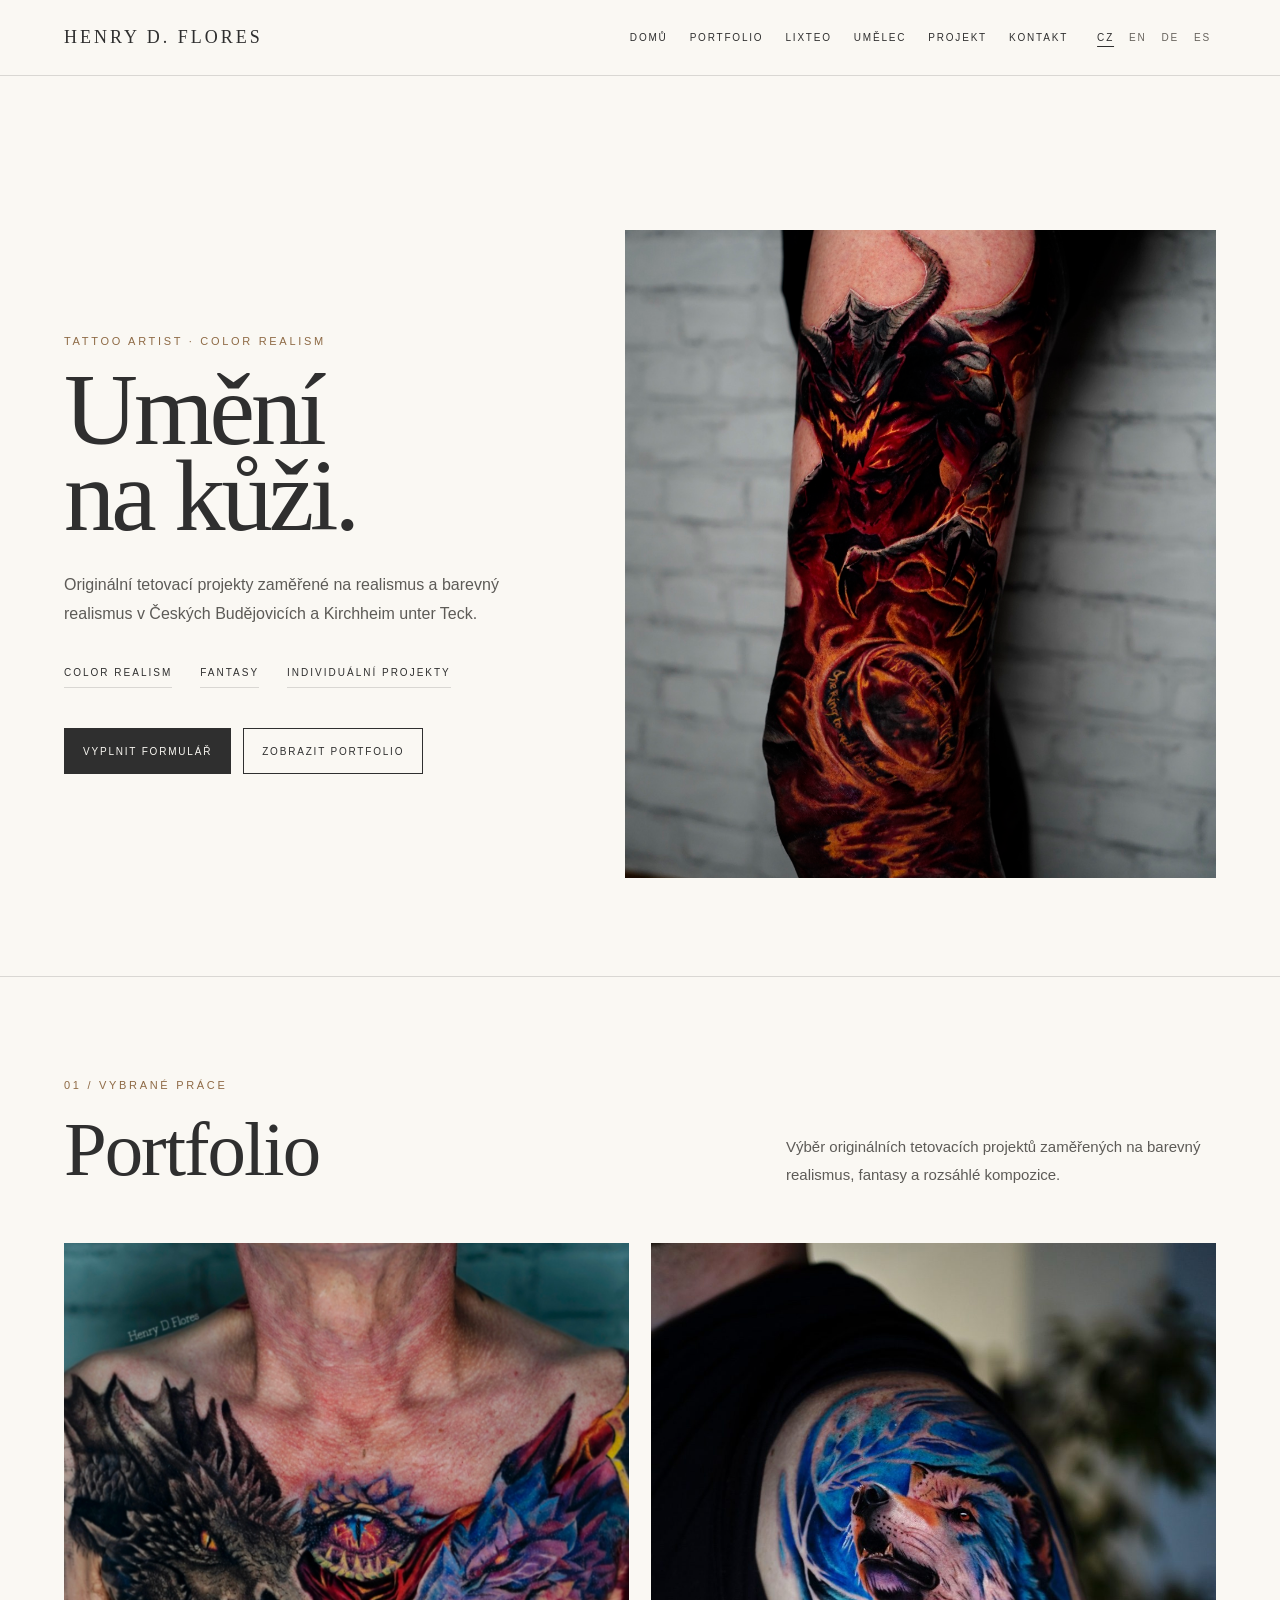
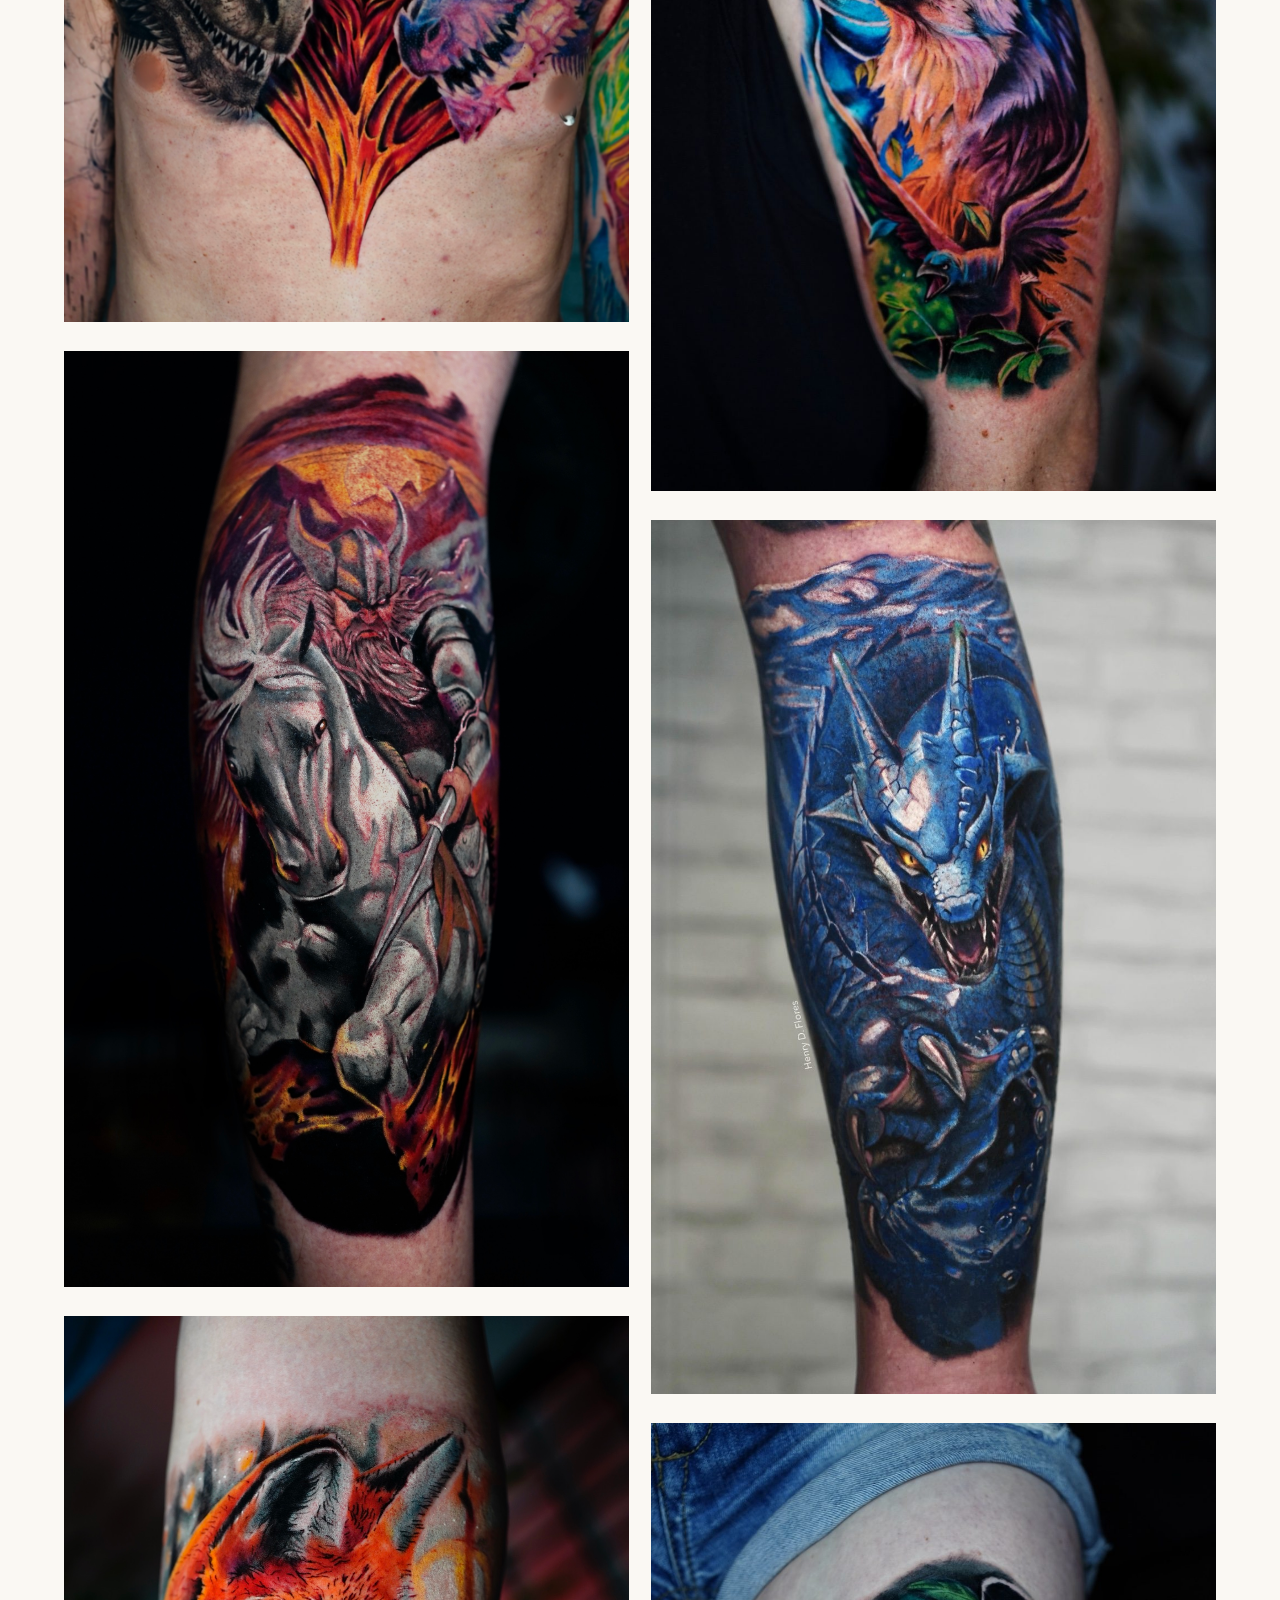
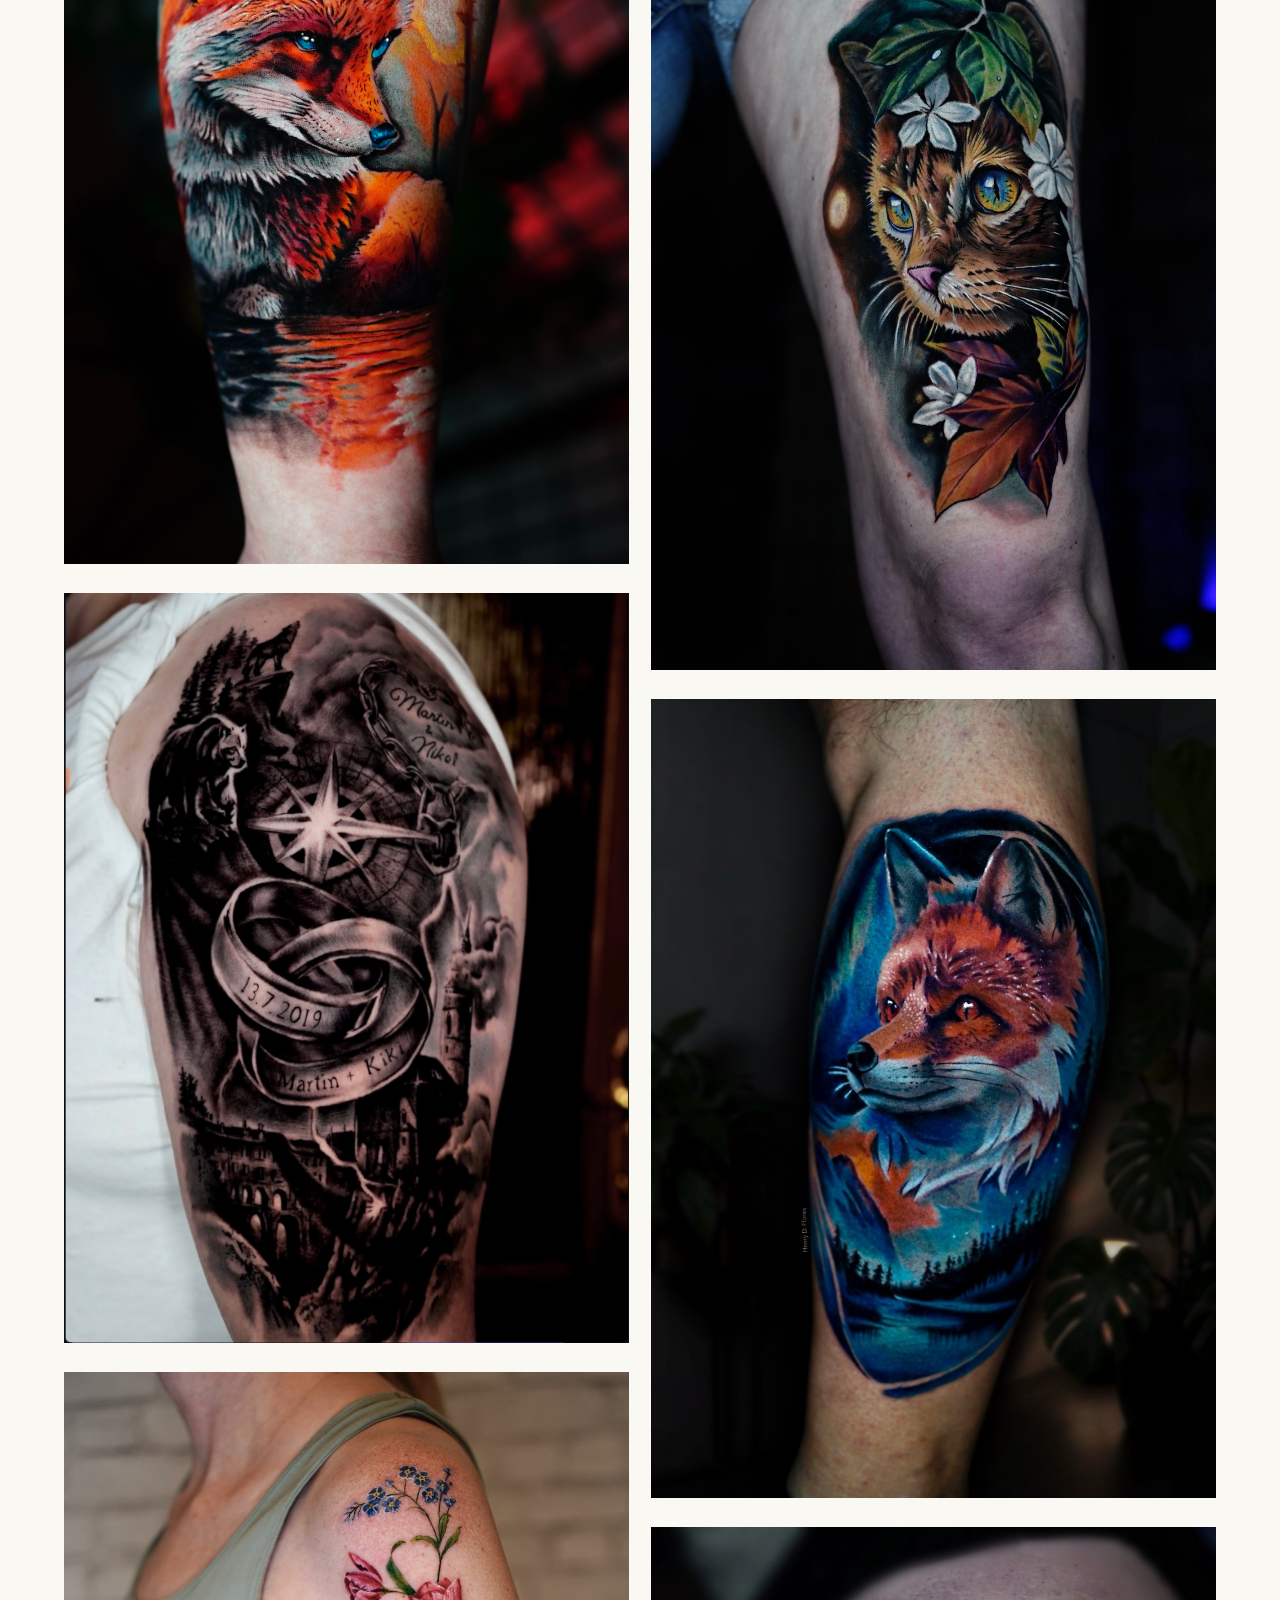
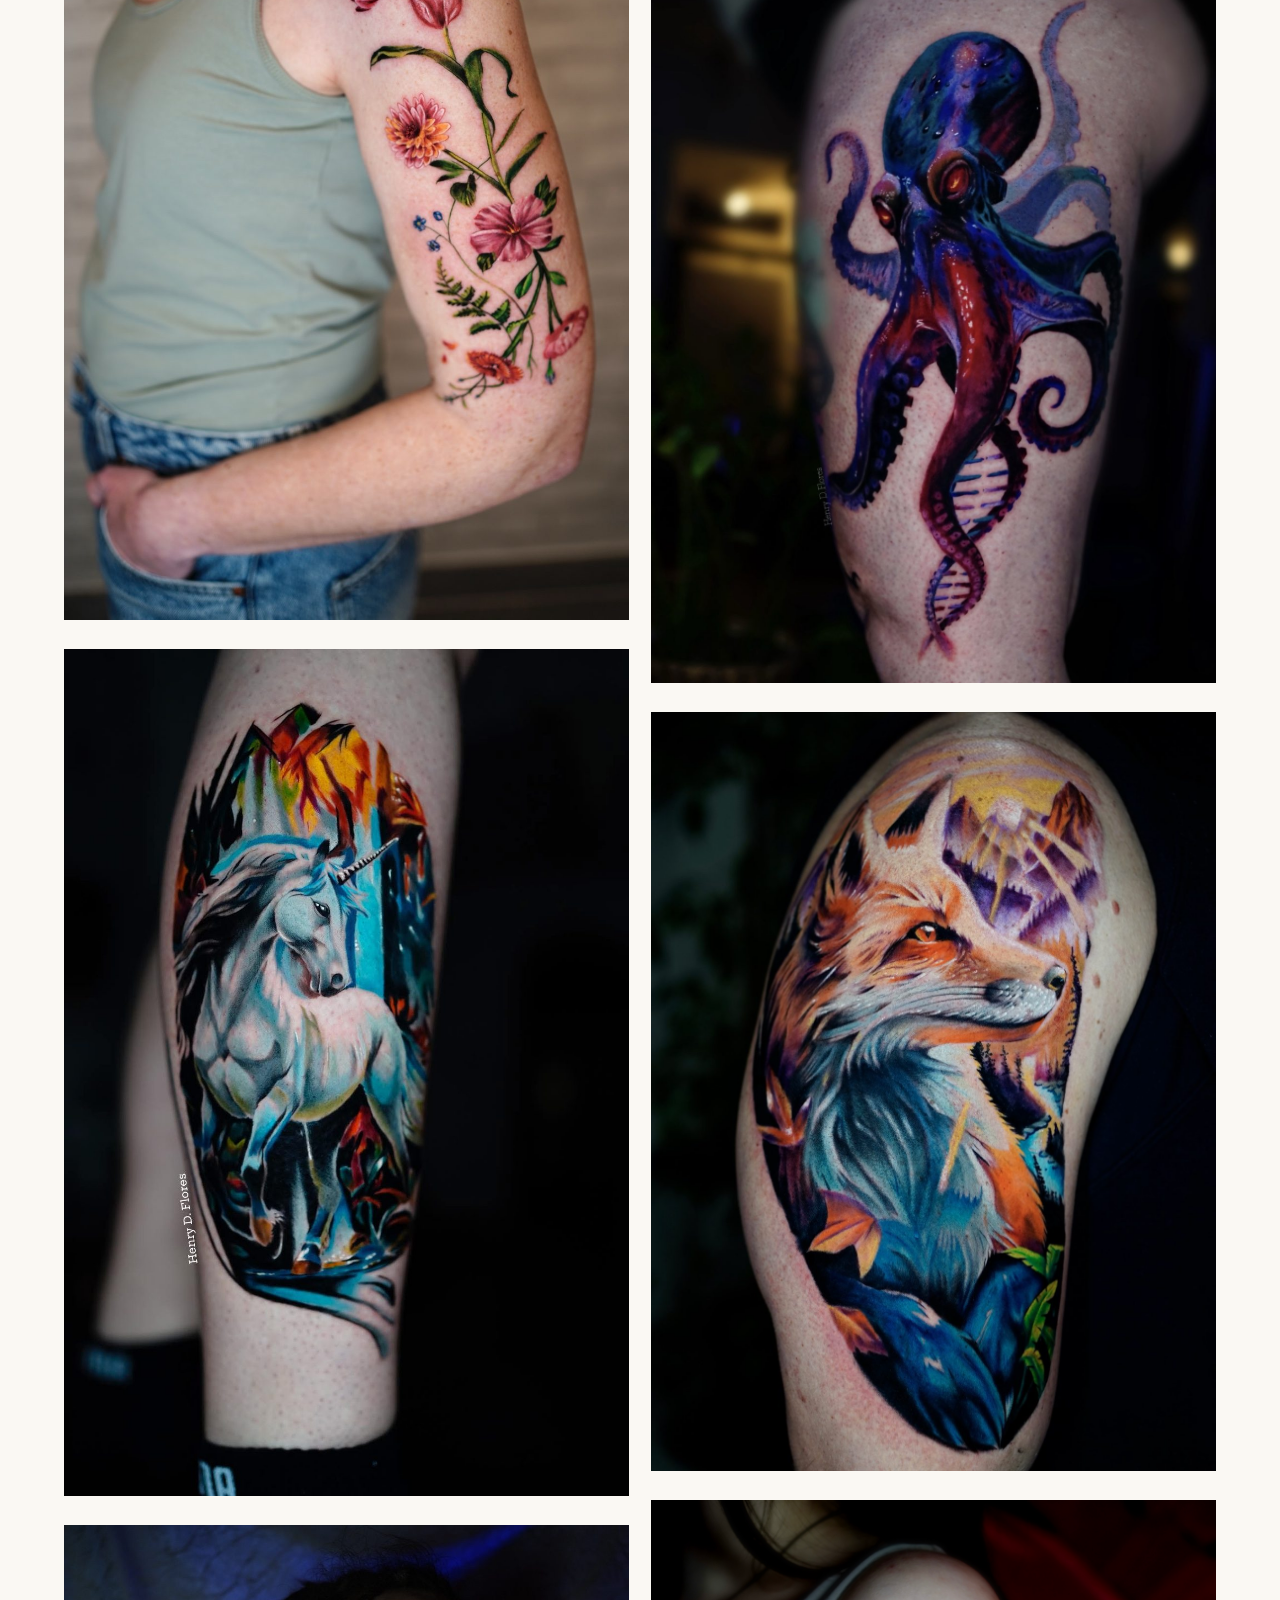
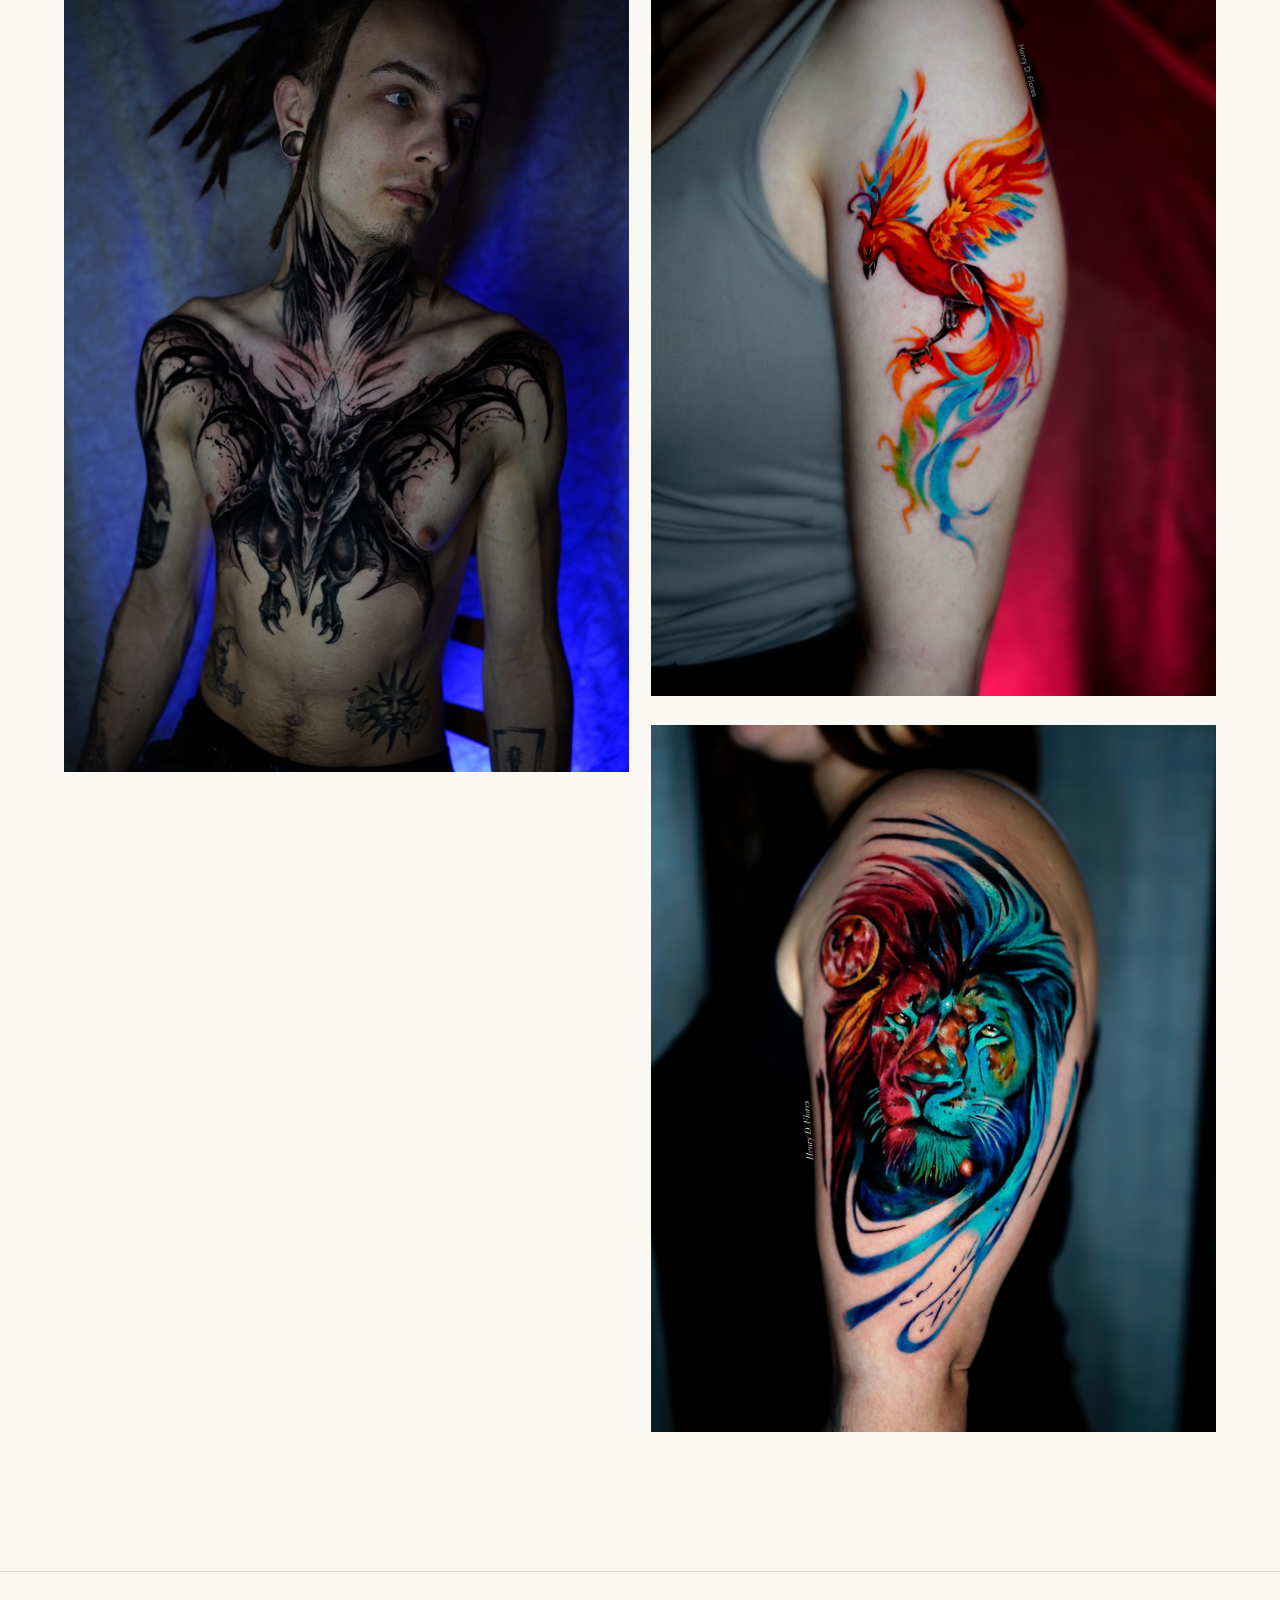
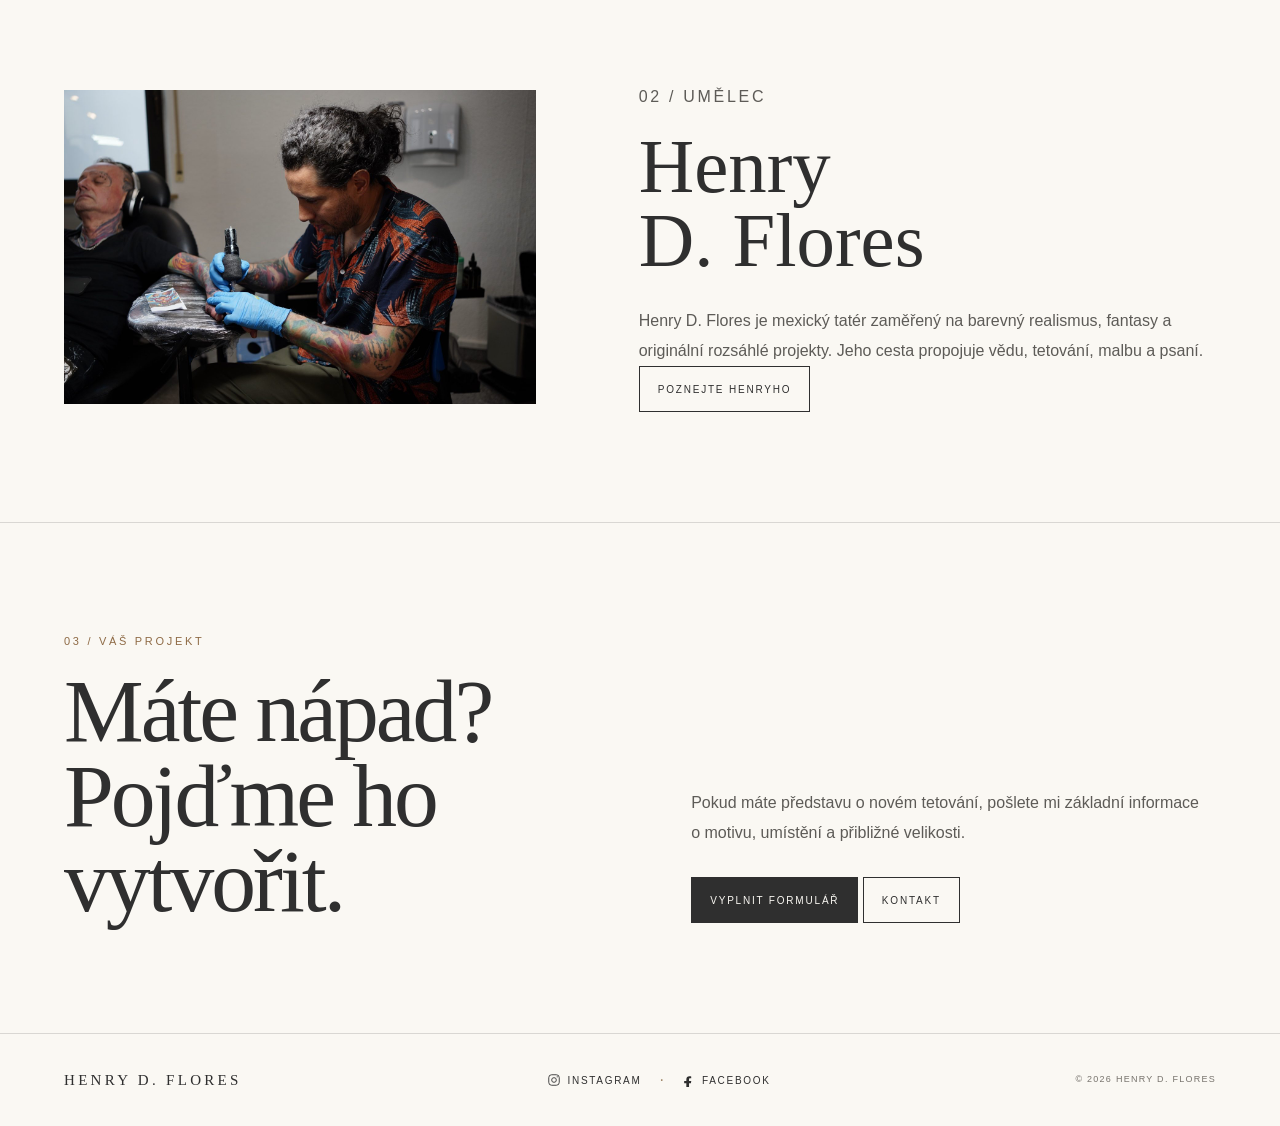
<file: index.html>
<!DOCTYPE html>
<html lang="cs">

<head>

  <meta charset="UTF-8">

  <meta
  name="viewport"
  content="width=device-width, initial-scale=1.0"
>

<title>Realistické tetování České Budějovice | Henry D. Flores</title>

<meta
  name="description"
  content="Henry D. Flores nabízí originální barevné realistické tetování v Českých Budějovicích a Kirchheim unter Teck. Prohlédněte si portfolio a pošlete svůj projekt."
>

<meta
  name="robots"
  content="index, follow"
>

<link rel="canonical" href="https://henrydflores.com/">

  <link
    rel="stylesheet"
    href="styles.css"
  >

  <style>

    /* ========================================
       HOME — DESKTOP / TABLET
    ======================================== */

    .home-hero{
      min-height:100vh;
      display:grid;
      grid-template-columns:.9fr 1.1fr;
      gap:6vw;
      align-items:center;
      padding:125px 5vw 70px;
    }

    .hero-left{
      max-width:620px;
    }

    .home-copy{
      max-width:620px;
    }

    .home-title{
      margin:0;
      font-family:Georgia,"Times New Roman",serif;
      font-size:clamp(68px,8vw,118px);
      line-height:.84;
      letter-spacing:-4px;
      font-weight:400;
    }

    .home-subtitle{
      max-width:500px;
      margin-top:32px;
      font-size:16px;
      line-height:1.8;
      color:#5d5b57;
    }

    .home-tags{
      display:flex;
      flex-wrap:wrap;
      gap:28px;
      margin-top:36px;
      font-size:10px;
      letter-spacing:2px;
      text-transform:uppercase;
    }

    .home-tags span{
      padding-bottom:7px;
      border-bottom:1px solid rgba(47,47,47,.16);
    }

    .hero-actions{
      display:flex;
      flex-wrap:wrap;
      gap:12px;
      margin-top:40px;
    }

    .home-image{
      height:72vh;
      min-height:540px;
      overflow:hidden;
    }

    .home-image img{
      display:block;
      width:100%;
      height:100%;
      object-fit:cover;
      object-position:center center;
    }


    /* ========================================
       PORTFOLIO HOME
    ======================================== */

    .home-portfolio{
      padding:100px 5vw 110px;
      border-top:1px solid rgba(47,47,47,.16);
    }

    .home-section-heading{
      display:flex;
      justify-content:space-between;
      align-items:flex-end;
      gap:40px;
      margin-bottom:55px;
    }

    .home-section-heading h2{
      margin:10px 0 0;
      font-family:Georgia,"Times New Roman",serif;
      font-size:clamp(52px,6vw,88px);
      line-height:1;
      font-weight:400;
      letter-spacing:-2px;
    }

    .home-section-description{
      max-width:430px;
      font-size:15px;
      line-height:1.85;
      color:#5d5b57;
    }

    .home-gallery{
      column-count:2;
      column-gap:22px;
      width:100%;
    }

    .home-gallery-item{
      display:inline-block;
      width:100%;
      margin:0 0 22px;
      break-inside:avoid;
      overflow:hidden;
    }

    .home-gallery-item img{
      display:block;
      width:100%;
      height:auto;
    }


    /* ========================================
       ARTIST
    ======================================== */

    .home-artist{
      padding:110px 5vw;
      border-top:1px solid rgba(47,47,47,.16);
      display:grid;
      grid-template-columns:.9fr 1.1fr;
      gap:8vw;
      align-items:center;
    }

    .home-artist-photo{
      overflow:hidden;
    }

    .home-artist-photo img{
      display:block;
      width:100%;
      height:auto;
    }

    .home-artist-copy{
      max-width:650px;
    }

    .home-artist-copy h2{
      margin:12px 0 28px;
      font-family:Georgia,"Times New Roman",serif;
      font-size:clamp(52px,6vw,86px);
      line-height:.96;
      font-weight:400;
    }

    .home-artist-copy p{
      font-size:16px;
      line-height:1.9;
      color:#5d5b57;
    }


    /* ========================================
       PROJECT CTA
    ======================================== */

    .home-project{
      padding:110px 5vw;
      border-top:1px solid rgba(47,47,47,.16);
      display:grid;
      grid-template-columns:1fr 1fr;
      gap:8vw;
      align-items:end;
    }

    .home-project h2{
      margin:12px 0 0;
      font-family:Georgia,"Times New Roman",serif;
      font-size:clamp(52px,7vw,100px);
      line-height:.95;
      letter-spacing:-3px;
      font-weight:400;
    }

    .home-project-copy{
      max-width:520px;
    }

    .home-project-copy p{
      margin-bottom:30px;
      font-size:16px;
      line-height:1.85;
      color:#5d5b57;
    }


    /* ========================================
       TABLET
    ======================================== */

    @media(max-width:850px){

      .home-hero{
        grid-template-columns:1fr;
        min-height:auto;
        padding:110px 22px 60px;
      }

      .home-image{
        height:62vh;
        min-height:480px;
      }

      .home-title{
        letter-spacing:-2px;
      }

      .home-portfolio{
        padding:80px 22px;
      }

      .home-section-heading{
        display:block;
      }

      .home-section-description{
        margin-top:25px;
      }

      .home-artist{
        grid-template-columns:1fr;
        padding:80px 22px;
      }

      .home-project{
        grid-template-columns:1fr;
        padding:80px 22px;
      }

    }


    /* ========================================
       MOBILE
    ======================================== */

    @media(max-width:700px){

      .home-hero{
        display:flex;
        flex-direction:column;
        gap:0;
        min-height:auto;
        padding:42px 20px 42px;
      }

      .hero-left{
        display:contents;
      }

      .home-copy{
        order:1;
        width:100%;
        max-width:none;
      }

      .home-image{
        order:2;
        width:100%;
        height:auto;
        min-height:0;
        margin-top:30px;
      }

      .hero-actions{
        order:3;
        width:100%;
        margin-top:18px;
        display:grid;
        grid-template-columns:1fr;
        gap:10px;
      }

      .home-copy .eyebrow{
        margin-bottom:18px;
        font-size:10px;
        letter-spacing:2.1px;
      }

      .home-title{
        font-size:clamp(56px,16.5vw,76px);
        line-height:.88;
        letter-spacing:-2px;
      }

      .home-subtitle{
        max-width:none;
        margin-top:24px;
        font-size:15px;
        line-height:1.65;
      }

      .home-tags{
        margin-top:25px;
        gap:14px 23px;
      }

      .home-tags span{
        font-size:9px;
        letter-spacing:1.5px;
        padding-bottom:5px;
      }

      .home-image img{
        display:block;
        width:100%;
        height:auto;
        object-fit:contain;
      }

      .hero-actions .btn{
        width:100%;
        min-height:54px;
        padding:16px;
        display:flex;
        align-items:center;
        justify-content:center;
        text-align:center;
        box-sizing:border-box;
        font-size:9px;
        letter-spacing:1.4px;
      }

      .home-portfolio{
        padding:70px 20px;
      }

      .home-section-heading{
        margin-bottom:35px;
      }

      .home-section-heading h2{
        font-size:clamp(48px,14vw,66px);
      }

      .home-section-description{
        margin-top:18px;
        font-size:14px;
        line-height:1.7;
      }

      .home-gallery{
        column-count:1;
      }

      .home-artist{
        padding:70px 20px;
        gap:38px;
      }

      .home-artist-copy h2{
        font-size:clamp(48px,14vw,66px);
      }

      .home-project{
        padding:70px 20px;
        gap:32px;
      }

      .home-project h2{
        font-size:clamp(48px,14vw,68px);
        letter-spacing:-2px;
      }

    }

  </style>

</head>


<body>


<header class="nav">

  <a class="brand" href="index.html">
    HENRY D. FLORES
  </a>


  <div class="nav-right">

    <nav class="nav-links">

      <a href="index.html" data-i18n="navHome">
        Domů
      </a>

      <a href="portfolio.html" data-i18n="navPortfolio">
        Portfolio
      </a>

      <a href="lixteo.html">
        Lixteo
      </a>

      <a href="artist.html" data-i18n="navArtist">
        Umělec
      </a>

      <a href="project.html" data-i18n="navProject">
        Projekt
      </a>

      <a href="contact.html" data-i18n="navContact">
        Kontakt
      </a>

    </nav>


    <div class="lang-switch">

      <button class="lang-btn" id="lang-cs" onclick="setLanguage('cs')">
        CZ
      </button>

      <button class="lang-btn" id="lang-en" onclick="setLanguage('en')">
        EN
      </button>

      <button class="lang-btn" id="lang-de" onclick="setLanguage('de')">
        DE
      </button>

      <button class="lang-btn" id="lang-es" onclick="setLanguage('es')">
        ES
      </button>

    </div>

  </div>

</header>


<main>


  <!-- HERO -->

  <section class="home-hero">


    <div class="hero-left">


      <div class="home-copy">

        <p class="eyebrow" data-i18n="heroEyebrow">
          TATTOO ARTIST · COLOR REALISM
        </p>


        <h1 class="home-title" data-i18n-html="heroTitle">
          Umění<br>
          na kůži.
        </h1>


   <p class="home-subtitle" data-i18n="heroSubtitle">
  Originální tetovací projekty zaměřené na realismus
  a barevný realismus v Českých Budějovicích
  a Kirchheim unter Teck.
</p>


        <div class="home-tags">

          <span>
            COLOR REALISM
          </span>

          <span>
            FANTASY
          </span>

          <span data-i18n="customProjects">
            INDIVIDUÁLNÍ PROJEKTY
          </span>

        </div>

      </div>


      <div class="hero-actions">

        <a
          class="btn primary"
          href="project.html"
          data-i18n="projectButton"
        >
          VYPLNIT FORMULÁŘ
        </a>

        <a
          class="btn"
          href="#portfolio"
          data-i18n="portfolioButton"
        >
          ZOBRAZIT PORTFOLIO
        </a>

      </div>

    </div>


    <div class="home-image">

      <img
        src="images/IMG_8145.jpeg"
        alt="Fantasy color realism tattoo by Henry D. Flores"
      >

    </div>

  </section>


  <!-- PORTFOLIO -->

  <section
    class="home-portfolio"
    id="portfolio"
  >

    <div class="home-section-heading">

      <div>

        <p class="eyebrow" data-i18n="portfolioNumber">
          01 / VYBRANÉ PRÁCE
        </p>

        <h2 data-i18n="portfolioTitle">
          Portfolio
        </h2>

      </div>


      <p
        class="home-section-description"
        data-i18n="portfolioDescription"
      >
        Výběr originálních tetovacích projektů
        zaměřených na barevný realismus,
        fantasy a rozsáhlé kompozice.
      </p>

    </div>


    <div class="home-gallery">

      <div class="home-gallery-item">
        <img src="images/IMG_8147.jpeg" alt="Color realism tattoo by Henry D. Flores" loading="lazy">
      </div>

      <div class="home-gallery-item">
        <img src="images/IMG_8148.jpeg" alt="Fantasy tattoo by Henry D. Flores" loading="lazy">
      </div>

      <div class="home-gallery-item">
        <img src="images/IMG_8149.jpeg" alt="Realism tattoo by Henry D. Flores" loading="lazy">
      </div>

      <div class="home-gallery-item">
        <img src="images/IMG_8150.jpeg" alt="Color tattoo by Henry D. Flores" loading="lazy">
      </div>

      <div class="home-gallery-item">
        <img src="images/IMG_8152.jpeg" alt="Color realism tattoo by Henry D. Flores" loading="lazy">
      </div>

      <div class="home-gallery-item">
        <img src="images/IMG_8153.jpeg" alt="Fantasy realism tattoo by Henry D. Flores" loading="lazy">
      </div>

      <div class="home-gallery-item">
        <img src="images/IMG_8154.jpeg" alt="Large scale tattoo by Henry D. Flores" loading="lazy">
      </div>

      <div class="home-gallery-item">
        <img src="images/IMG_8155.jpeg" alt="Color realism tattoo by Henry D. Flores" loading="lazy">
      </div>

      <div class="home-gallery-item">
        <img src="images/IMG_8156.jpeg" alt="Animal realism tattoo by Henry D. Flores" loading="lazy">
      </div>

      <div class="home-gallery-item">
        <img src="images/IMG_8157.jpeg" alt="Color animal tattoo by Henry D. Flores" loading="lazy">
      </div>

      <div class="home-gallery-item">
        <img src="images/IMG_8158.jpeg" alt="Fantasy color tattoo by Henry D. Flores" loading="lazy">
      </div>

      <div class="home-gallery-item">
        <img src="images/IMG_8159.jpeg" alt="Realism tattoo by Henry D. Flores" loading="lazy">
      </div>

      <div class="home-gallery-item">
        <img src="images/IMG_8160.jpeg" alt="Custom color tattoo by Henry D. Flores" loading="lazy">
      </div>

      <div class="home-gallery-item">
        <img src="images/IMG_8161.jpeg" alt="Original tattoo artwork by Henry D. Flores" loading="lazy">
      </div>

      <div class="home-gallery-item">
        <img src="images/IMG_8163.jpeg" alt="Tattoo portfolio by Henry D. Flores" loading="lazy">
      </div>

    </div>

  </section>


  <!-- ARTIST -->

  <section class="home-artist">


    <div class="home-artist-photo">

      <img
        src="images/IMG_8151.jpeg"
        alt="Henry D. Flores tattooing"
        loading="lazy"
      >

    </div>


    <div class="home-artist-copy">

      <p class="eyebrow" data-i18n="artistNumber">
        02 / UMĚLEC
      </p>

      <h2>
        Henry<br>
        D. Flores
      </h2>


      <p data-i18n="artistText">
        Henry D. Flores je mexický tatér zaměřený
        na barevný realismus, fantasy a originální
        rozsáhlé projekty. Jeho cesta propojuje vědu,
        tetování, malbu a psaní.
      </p>


      <div class="home-actions">

        <a
          class="btn"
          href="artist.html"
          data-i18n="artistButton"
        >
          POZNEJTE HENRYHO
        </a>

      </div>

    </div>

  </section>


  <!-- PROJECT -->

  <section class="home-project">


    <div>

      <p class="eyebrow" data-i18n="projectNumber">
        03 / VÁŠ PROJEKT
      </p>

      <h2 data-i18n-html="projectTitle">
        Máte nápad?<br>
        Pojďme ho vytvořit.
      </h2>

    </div>


    <div class="home-project-copy">

      <p data-i18n="projectText">
        Pokud máte představu o novém tetování,
        pošlete mi základní informace o motivu,
        umístění a přibližné velikosti.
      </p>


      <div class="home-actions">

        <a
          class="btn primary"
          href="project.html"
          data-i18n="projectButton"
        >
          VYPLNIT FORMULÁŘ
        </a>

        <a
          class="btn"
          href="contact.html"
          data-i18n="contactButton"
        >
          KONTAKT
        </a>

      </div>

    </div>

  </section>


</main>


<script>

const translations = {

  cs: {

    navHome:"Domů",
    navPortfolio:"Portfolio",
    navArtist:"Umělec",
    navProject:"Projekt",
    navContact:"Kontakt",

    heroEyebrow:
      "TATTOO ARTIST · COLOR REALISM",

    heroTitle:
      "Umění<br>na kůži.",

    heroSubtitle:
  "Originální tetovací projekty zaměřené na realismus a barevný realismus v Českých Budějovicích a Kirchheim unter Teck.",
    customProjects:
      "INDIVIDUÁLNÍ PROJEKTY",

    projectButton:
      "VYPLNIT FORMULÁŘ",

    portfolioButton:
      "ZOBRAZIT PORTFOLIO",

    portfolioNumber:
      "01 / VYBRANÉ PRÁCE",

    portfolioTitle:
      "Portfolio",

    portfolioDescription:
      "Výběr originálních tetovacích projektů zaměřených na barevný realismus, fantasy a rozsáhlé kompozice.",

    artistNumber:
      "02 / UMĚLEC",

    artistText:
      "Henry D. Flores je mexický tatér zaměřený na barevný realismus, fantasy a originální rozsáhlé projekty. Jeho cesta propojuje vědu, tetování, malbu a psaní.",

    artistButton:
      "POZNEJTE HENRYHO",

    projectNumber:
      "03 / VÁŠ PROJEKT",

    projectTitle:
      "Máte nápad?<br>Pojďme ho vytvořit.",

    projectText:
      "Pokud máte představu o novém tetování, pošlete mi základní informace o motivu, umístění a přibližné velikosti.",

    contactButton:
      "KONTAKT"

  },


  en: {

    navHome:"Home",
    navPortfolio:"Portfolio",
    navArtist:"Artist",
    navProject:"Project",
    navContact:"Contact",

    heroEyebrow:
      "TATTOO ARTIST · COLOR REALISM",

    heroTitle:
      "Art<br>Beyond<br>Skin.",

    heroSubtitle:
  "Original realism and color realism tattoo projects in České Budějovice and Kirchheim unter Teck.",
    customProjects:
      "CUSTOM PROJECTS",

    projectButton:
      "FILL OUT THE FORM",

    portfolioButton:
      "VIEW PORTFOLIO",

    portfolioNumber:
      "01 / SELECTED WORK",

    portfolioTitle:
      "Portfolio",

    portfolioDescription:
      "A selection of original tattoo projects focused on color realism, fantasy and large-scale compositions.",

    artistNumber:
      "02 / ARTIST",

    artistText:
      "Henry D. Flores is a Mexican tattoo artist focused on color realism, fantasy and original large-scale projects. His path connects science, tattooing, painting and writing.",

    artistButton:
      "MORE ABOUT HENRY",

    projectNumber:
      "03 / YOUR PROJECT",

    projectTitle:
      "Have an idea?<br>Let's create it.",

    projectText:
      "If you have an idea for a new tattoo, send me the essential information about the subject, placement and approximate size.",

    contactButton:
      "CONTACT"

  },


  de: {

    navHome:"Start",
    navPortfolio:"Portfolio",
    navArtist:"Künstler",
    navProject:"Projekt",
    navContact:"Kontakt",

    heroEyebrow:
      "TATTOO ARTIST · COLOR REALISM",

    heroTitle:
      "Kunst<br>auf der Haut.",

    heroSubtitle:
  "Individuelle Tattoo-Projekte mit Schwerpunkt auf Realismus und Color Realism in České Budějovice und Kirchheim unter Teck.",

    customProjects:
      "INDIVIDUELLE PROJEKTE",

    projectButton:
      "FORMULAR AUSFÜLLEN",

    portfolioButton:
      "PORTFOLIO ANSEHEN",

    portfolioNumber:
      "01 / AUSGEWÄHLTE ARBEITEN",

    portfolioTitle:
      "Portfolio",

    portfolioDescription:
      "Eine Auswahl individueller Tattoo-Projekte mit Schwerpunkt auf Color Realism, Fantasy und großformatigen Kompositionen.",

    artistNumber:
      "02 / KÜNSTLER",

    artistText:
      "Henry D. Flores ist ein mexikanischer Tätowierer mit Schwerpunkt auf Color Realism, Fantasy und individuellen großformatigen Projekten. Sein Weg verbindet Wissenschaft, Tätowieren, Malerei und Schreiben.",

    artistButton:
      "MEHR ÜBER HENRY",

    projectNumber:
      "03 / DEIN PROJEKT",

    projectTitle:
      "Hast du eine Idee?<br>Lass sie uns umsetzen.",

    projectText:
      "Wenn du eine Idee für ein neues Tattoo hast, schick mir die wichtigsten Informationen zu Motiv, Körperstelle und ungefährer Größe.",

    contactButton:
      "KONTAKT"

  },


  es: {

    navHome:"Inicio",
    navPortfolio:"Portafolio",
    navArtist:"Artista",
    navProject:"Proyecto",
    navContact:"Contacto",

    heroEyebrow:
      "TATTOO ARTIST · REALISMO A COLOR",

    heroTitle:
      "Arte<br>más allá<br>de la piel.",

    heroSubtitle:
  "Proyectos originales de tatuaje de realismo y realismo a color en České Budějovice y Kirchheim unter Teck.",
    customProjects:
      "PROYECTOS PERSONALIZADOS",

    projectButton:
      "LLENAR FORMULARIO",

    portfolioButton:
      "VER PORTAFOLIO",

    portfolioNumber:
      "01 / TRABAJOS SELECCIONADOS",

    portfolioTitle:
      "Portafolio",

    portfolioDescription:
      "Una selección de proyectos originales de tatuaje centrados en realismo a color, fantasía y composiciones de gran formato.",

    artistNumber:
      "02 / ARTISTA",

    artistText:
      "Henry D. Flores es un tatuador mexicano especializado en realismo a color, fantasía y proyectos originales de gran formato. Su recorrido conecta ciencia, tatuaje, pintura y escritura.",

    artistButton:
      "CONOCE MÁS A HENRY",

    projectNumber:
      "03 / TU PROYECTO",

    projectTitle:
      "¿Tienes una idea?<br>Vamos a crearla.",

    projectText:
      "Si tienes una idea para un nuevo tatuaje, envíame la información esencial sobre el motivo, la zona y el tamaño aproximado.",

    contactButton:
      "CONTACTO"

  }

};


function setLanguage(language){

  localStorage.setItem("language", language);

  document.documentElement.lang = language;


  document
    .querySelectorAll("[data-i18n]")
    .forEach(element => {

      const key = element.dataset.i18n;

      if(
        translations[language] &&
        translations[language][key]
      ){

        element.textContent =
          translations[language][key];

      }

    });


  document
    .querySelectorAll("[data-i18n-html]")
    .forEach(element => {

      const key =
        element.dataset.i18nHtml;

      if(
        translations[language] &&
        translations[language][key]
      ){

        element.innerHTML =
          translations[language][key];

      }

    });


  document
    .querySelectorAll(".lang-btn")
    .forEach(button => {

      button.classList.remove("active");

    });


  const active =
    document.getElementById(
      "lang-" + language
    );


  if(active){

    active.classList.add("active");

  }

}


const savedLanguage =
  localStorage.getItem("language") || "cs";


setLanguage(savedLanguage);

</script>


<footer class="site-footer">

  <div class="footer-inner">

    <div class="footer-name">
      HENRY D. FLORES
    </div>


    <div class="footer-social">

      <a
        href="https://www.instagram.com/henry_d._flores/"
        target="_blank"
        rel="noopener noreferrer"
        aria-label="Instagram"
      >

        <svg
          class="social-icon"
          viewBox="0 0 24 24"
          aria-hidden="true"
        >
          <rect
            x="3"
            y="3"
            width="18"
            height="18"
            rx="5"
            ry="5"
          ></rect>

          <circle
            cx="12"
            cy="12"
            r="4"
          ></circle>

          <circle
            cx="17.5"
            cy="6.5"
            r="1"
            class="social-dot"
          ></circle>
        </svg>

        <span>INSTAGRAM</span>

      </a>


      <span class="social-separator">·</span>


      <a
        href="https://www.facebook.com/pinturaenlapiel"
        target="_blank"
        rel="noopener noreferrer"
        aria-label="Facebook"
      >

        <svg
          class="social-icon facebook-icon"
          viewBox="0 0 24 24"
          aria-hidden="true"
        >
          <path
            d="M14 8h3V4.5c-.5-.1-1.8-.2-3.4-.2-3.3 0-5.6 2-5.6 5.8V13H4v4h4v7h5v-7h3.5l.6-4H13v-2.5C13 9.3 13.4 8 14 8z"
          ></path>
        </svg>

        <span>FACEBOOK</span>

      </a>

    </div>


    <div class="footer-copy">
      © 2026 HENRY D. FLORES
    </div>

  </div>

</footer>


</body>
</html>
</file>
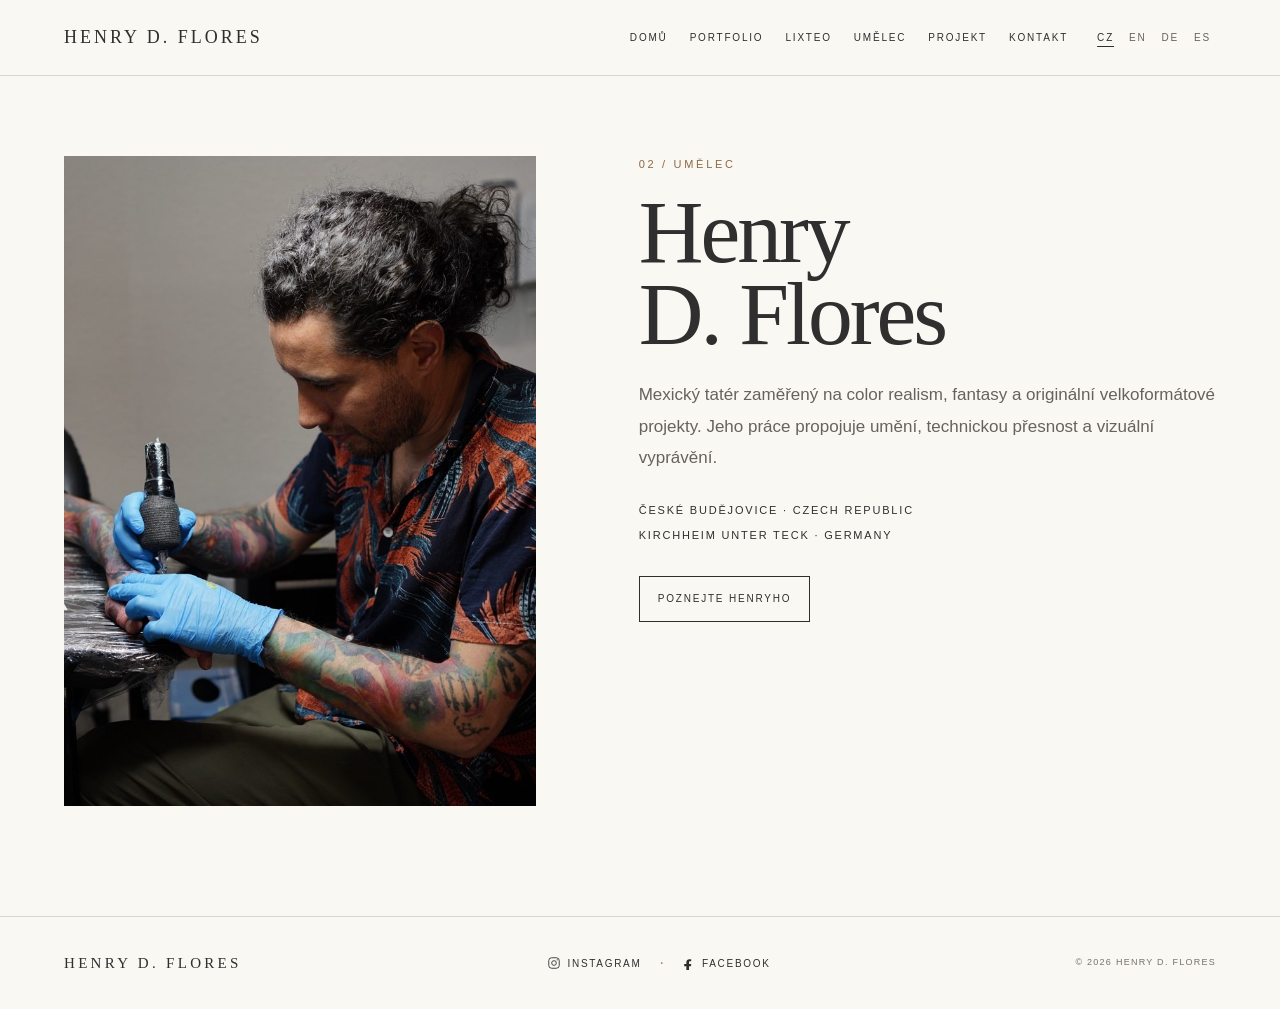
<file: artist.html>
<!DOCTYPE html>
<html lang="cs">

<head>
  <meta charset="UTF-8">
  <meta name="viewport" content="width=device-width, initial-scale=1.0">

<title>Tatér Henry D. Flores | Barevný realismus</title>

<meta
  name="description"
  content="Poznejte příběh mexického tatéra Henryho D. Florese, jeho cestu k barevnému realismu, fantasy motivům a originálním velkoformátovým tetováním."
>

<meta
  name="robots"
  content="index, follow"
>

<link rel="canonical" href="https://henrydflores.com/artist.html">

<link rel="stylesheet" href="styles.css">
</head>


<body>


<header class="nav">

  <a class="brand" href="index.html">
    HENRY D. FLORES
  </a>

  <div class="nav-right">

    <nav class="nav-links">

      <a href="index.html" data-i18n="navHome">
        Domů
      </a>

      <a href="portfolio.html" data-i18n="navPortfolio">
        Portfolio
      </a>

      <a href="lixteo.html">
        Lixteo
      </a>

      <a href="artist.html" data-i18n="navArtist">
        Umělec
      </a>

      <a href="project.html" data-i18n="navProject">
        Projekt
      </a>

      <a href="contact.html" data-i18n="navContact">
        Kontakt
      </a>

    </nav>


    <div class="lang-switch">

      <button class="lang-btn" id="lang-cs" onclick="setLanguage('cs')">
        CZ
      </button>

      <button class="lang-btn" id="lang-en" onclick="setLanguage('en')">
        EN
      </button>

      <button class="lang-btn" id="lang-de" onclick="setLanguage('de')">
        DE
      </button>

      <button class="lang-btn" id="lang-es" onclick="setLanguage('es')">
        ES
      </button>

    </div>

  </div>

</header>


<main class="page">

  <section class="artist">

    <div class="artist-photo">

      <img
        src="images/IMG_8151.jpeg"
        alt="Henry D. Flores working as a tattoo artist"
      >

    </div>


    <div>

      <p class="eyebrow" data-i18n="artistNumber">
        02 / UMĚLEC
      </p>

      <h1>
        Henry<br>D. Flores
      </h1>

      <p class="lead" data-i18n="artistIntro">
        Mexický tatér zaměřený na color realism, fantasy a originální
        velkoformátové projekty.
      </p>


      <div class="locations">

        <span>
          České Budějovice · Czech Republic
        </span>

        <span>
          Kirchheim unter Teck · Germany
        </span>

      </div>


      <div class="actions">

        <button
          id="bioButton"
          class="btn"
          type="button"
          onclick="toggleBiography()"
          data-i18n="moreHenry"
        >
          POZNEJTE HENRYHO
        </button>

      </div>


      <div id="biography" class="bio" hidden>

        <p data-i18n="bio1"></p>
        <p data-i18n="bio2"></p>
        <p data-i18n="bio3"></p>
        <p data-i18n="bio4"></p>
        <p data-i18n="bio5"></p>
        <p data-i18n="bio6"></p>
        <p data-i18n="bio7"></p>
        <p data-i18n="bio8"></p>

      </div>

    </div>

  </section>

</main>


<script>

const translations = {

  cs: {

    navHome:"Domů",
    navPortfolio:"Portfolio",
    navArtist:"Umělec",
    navProject:"Projekt",
    navContact:"Kontakt",

    artistNumber:"02 / UMĚLEC",

    artistIntro:
      "Mexický tatér zaměřený na color realism, fantasy a originální velkoformátové projekty. Jeho práce propojuje umění, technickou přesnost a vizuální vyprávění.",

    moreHenry:"POZNEJTE HENRYHO",
    lessHenry:"ZOBRAZIT MÉNĚ",

    bio1:
      "Henry Flores Santiago se narodil v Mexiku, kde vystudoval chemické inženýrství a následně získal magisterský titul v biotechnologii.",

    bio2:
      "Před profesionální dráhou tatéra pracoval v klinických laboratořích a vyučoval fyziku, chemii a matematiku na univerzitní úrovni.",

    bio3:
      "Postupem času našla přesnost vycvičená mezi laboratorními přístroji a vzorci jiné pole působnosti: lidskou kůži. Tetování začalo jako umělecký zájem a postupně se stalo jeho hlavní profesí.",

    bio4:
      "Dnes se soustředí především na color realism, fantasy a originální velkoformátové projekty, které vznikají s ohledem na anatomii, kompozici, barvu a vizuální příběh.",

    bio5:
      "Tetování se pro něj stalo také způsobem, jak poznávat svět. Jeho práce ho zavedla do Mexika, Spojených států, Kanady, Švýcarska, Belgie, Dánska a Německa.",

    bio6:
      "V současnosti žije v České republice a pracuje mezi Českými Budějovicemi a Kirchheim unter Teck v Německu.",

    bio7:
      "Jeho vztah k vědě nikdy nezmizel. V České republice absolvoval část doktorského studia zaměřeného na bioremediaci půd.",

    bio8:
      "Vedle tetování se věnuje olejomalbě, psaní a četbě. Je také autorem sci-fi románu Lixteo – Lovec emocí a účastní se různých charitativních akcí."

  },


  en: {

    navHome:"Home",
    navPortfolio:"Portfolio",
    navArtist:"Artist",
    navProject:"Project",
    navContact:"Contact",

    artistNumber:"02 / ARTIST",

    artistIntro:
      "Mexican tattoo artist focused on color realism, fantasy and original large-scale projects. His work connects artistic thinking, technical precision and visual storytelling.",

    moreHenry:"MORE ABOUT HENRY",
    lessHenry:"SHOW LESS",

    bio1:
      "Henry Flores Santiago was born in Mexico, where he trained as a chemical engineer and later earned a master's degree in biotechnology.",

    bio2:
      "Before becoming a professional tattoo artist, he worked in clinical laboratories and taught physics, chemistry and mathematics at university level.",

    bio3:
      "Over time, the precision developed among laboratory instruments and formulas found another field: human skin. Tattooing began as an artistic interest and gradually became his main profession.",

    bio4:
      "Today he focuses primarily on color realism, fantasy and original large-scale projects developed around anatomy, composition, color and visual storytelling.",

    bio5:
      "Tattooing also became a way to experience the world. His work has taken him through Mexico, the United States, Canada, Switzerland, Belgium, Denmark and Germany.",

    bio6:
      "He currently lives in the Czech Republic and works between České Budějovice and Kirchheim unter Teck in Germany.",

    bio7:
      "His relationship with science never disappeared. In the Czech Republic he completed part of a doctoral program focused on soil bioremediation.",

    bio8:
      "Alongside tattooing, he paints in oils, writes and reads. He is also the author of the science-fiction novel Lixteo – Hunter of Emotions and participates in various charity events."

  },


  de: {

    navHome:"Start",
    navPortfolio:"Portfolio",
    navArtist:"Künstler",
    navProject:"Projekt",
    navContact:"Kontakt",

    artistNumber:"02 / KÜNSTLER",

    artistIntro:
      "Mexikanischer Tätowierer mit Schwerpunkt auf Color Realism, Fantasy und individuellen großformatigen Projekten. Seine Arbeit verbindet künstlerisches Denken, technische Präzision und visuelles Storytelling.",

    moreHenry:"MEHR ÜBER HENRY",
    lessHenry:"WENIGER ANZEIGEN",

    bio1:
      "Henry Flores Santiago wurde in Mexiko geboren, wo er Chemieingenieurwesen studierte und später einen Masterabschluss in Biotechnologie erwarb.",

    bio2:
      "Bevor er professionell als Tätowierer arbeitete, war er in klinischen Laboren tätig und unterrichtete Physik, Chemie und Mathematik auf Hochschulniveau.",

    bio3:
      "Mit der Zeit fand die zwischen Laborinstrumenten und Formeln entwickelte Präzision ein anderes Feld: die menschliche Haut. Tätowieren begann als künstlerisches Interesse und wurde nach und nach zu seinem Hauptberuf.",

    bio4:
      "Heute konzentriert er sich vor allem auf Color Realism, Fantasy und individuelle großformatige Projekte, die auf Anatomie, Komposition, Farbe und visuelles Storytelling abgestimmt sind.",

    bio5:
      "Das Tätowieren wurde auch zu einer Möglichkeit, die Welt kennenzulernen. Seine Arbeit führte ihn durch Mexiko, die USA, Kanada, die Schweiz, Belgien, Dänemark und Deutschland.",

    bio6:
      "Heute lebt er in Tschechien und arbeitet zwischen České Budějovice und Kirchheim unter Teck in Deutschland.",

    bio7:
      "Seine Verbindung zur Wissenschaft ist nie verschwunden. In Tschechien absolvierte er einen Teil eines Promotionsstudiums mit Schwerpunkt auf Bodenbioremediation.",

    bio8:
      "Neben dem Tätowieren malt er mit Öl, schreibt und liest. Außerdem ist er Autor des Science-Fiction-Romans Lixteo – Jäger der Emotionen und beteiligt sich an verschiedenen Wohltätigkeitsveranstaltungen."

  },


  es: {

    navHome:"Inicio",
    navPortfolio:"Portafolio",
    navArtist:"Artista",
    navProject:"Proyecto",
    navContact:"Contacto",

    artistNumber:"02 / ARTISTA",

    artistIntro:
      "Tatuador mexicano enfocado en realismo a color, fantasía y proyectos originales de gran formato. Su trabajo conecta pensamiento artístico, precisión técnica y narrativa visual.",

    moreHenry:"CONOCE MÁS A HENRY",
    lessHenry:"MOSTRAR MENOS",

    bio1:
      "Henry Flores Santiago nació en México, donde se formó como ingeniero químico y posteriormente obtuvo una maestría en biotecnología.",

    bio2:
      "Antes de dedicarse profesionalmente al tatuaje trabajó en laboratorios de análisis clínicos y enseñó física, química y matemáticas a nivel universitario.",

    bio3:
      "Con el tiempo, la precisión desarrollada entre instrumentos de laboratorio y fórmulas encontró otro territorio: la piel. El tatuaje comenzó como una inquietud artística y gradualmente se convirtió en su profesión principal.",

    bio4:
      "Actualmente se concentra principalmente en realismo a color, fantasía y proyectos originales de gran formato desarrollados alrededor de la anatomía, la composición, el color y la narrativa visual.",

    bio5:
      "El tatuaje también se convirtió en una forma de conocer el mundo. Su trabajo lo ha llevado por México, Estados Unidos, Canadá, Suiza, Bélgica, Dinamarca y Alemania.",

    bio6:
      "Actualmente vive en la República Checa y trabaja entre České Budějovice y Kirchheim unter Teck, Alemania.",

    bio7:
      "Su relación con la ciencia nunca desapareció. En la República Checa cursó parte de un doctorado enfocado en biorremediación de suelos.",

    bio8:
      "Además del tatuaje, pinta al óleo, escribe y lee. También es autor de la novela de ciencia ficción Lixteo – Cazador de emociones y participa en distintos eventos de caridad."

  }

};


let biographyOpen = false;


function setLanguage(language){

  localStorage.setItem("language", language);
  document.documentElement.lang = language;


  document.querySelectorAll("[data-i18n]").forEach(element => {

    const key = element.dataset.i18n;

    if(
      translations[language] &&
      translations[language][key]
    ){
      element.textContent = translations[language][key];
    }

  });


  document.querySelectorAll(".lang-btn").forEach(button => {
    button.classList.remove("active");
  });


  const active =
    document.getElementById("lang-" + language);

  if(active){
    active.classList.add("active");
  }


  document.getElementById("bioButton").textContent =
    biographyOpen
      ? translations[language].lessHenry
      : translations[language].moreHenry;

}


function toggleBiography(){

  const biography =
    document.getElementById("biography");

  const button =
    document.getElementById("bioButton");

  const language =
    localStorage.getItem("language") || "cs";

  biographyOpen = !biographyOpen;


  if(biographyOpen){

    biography.removeAttribute("hidden");

    button.textContent =
      translations[language].lessHenry;

  } else {

    biography.setAttribute("hidden","");

    button.textContent =
      translations[language].moreHenry;

  }

}


setLanguage(
  localStorage.getItem("language") || "cs"
);

</script>


<footer class="site-footer">

  <div class="footer-inner">

    <div class="footer-name">
      HENRY D. FLORES
    </div>


    <div class="footer-social">

      <a
        href="https://www.instagram.com/henry_d._flores/"
        target="_blank"
        rel="noopener noreferrer"
        aria-label="Instagram"
      >

        <svg
          class="social-icon"
          viewBox="0 0 24 24"
          aria-hidden="true"
        >

          <rect
            x="3"
            y="3"
            width="18"
            height="18"
            rx="5"
            ry="5"
          ></rect>

          <circle
            cx="12"
            cy="12"
            r="4"
          ></circle>

          <circle
            cx="17.5"
            cy="6.5"
            r="1"
            class="social-dot"
          ></circle>

        </svg>

        <span>
          INSTAGRAM
        </span>

      </a>


      <span class="social-separator">
        ·
      </span>


      <a
        href="https://www.facebook.com/pinturaenlapiel"
        target="_blank"
        rel="noopener noreferrer"
        aria-label="Facebook"
      >

        <svg
          class="social-icon facebook-icon"
          viewBox="0 0 24 24"
          aria-hidden="true"
        >

          <path
            d="M14 8h3V4.5c-.5-.1-1.8-.2-3.4-.2-3.3 0-5.6 2-5.6 5.8V13H4v4h4v7h5v-7h3.5l.6-4H13v-2.5C13 9.3 13.4 8 14 8z"
          ></path>

        </svg>

        <span>
          FACEBOOK
        </span>

      </a>

    </div>


    <div class="footer-copy">
      © 2026 HENRY D. FLORES
    </div>

  </div>

</footer>


</body>
</html>
</file>
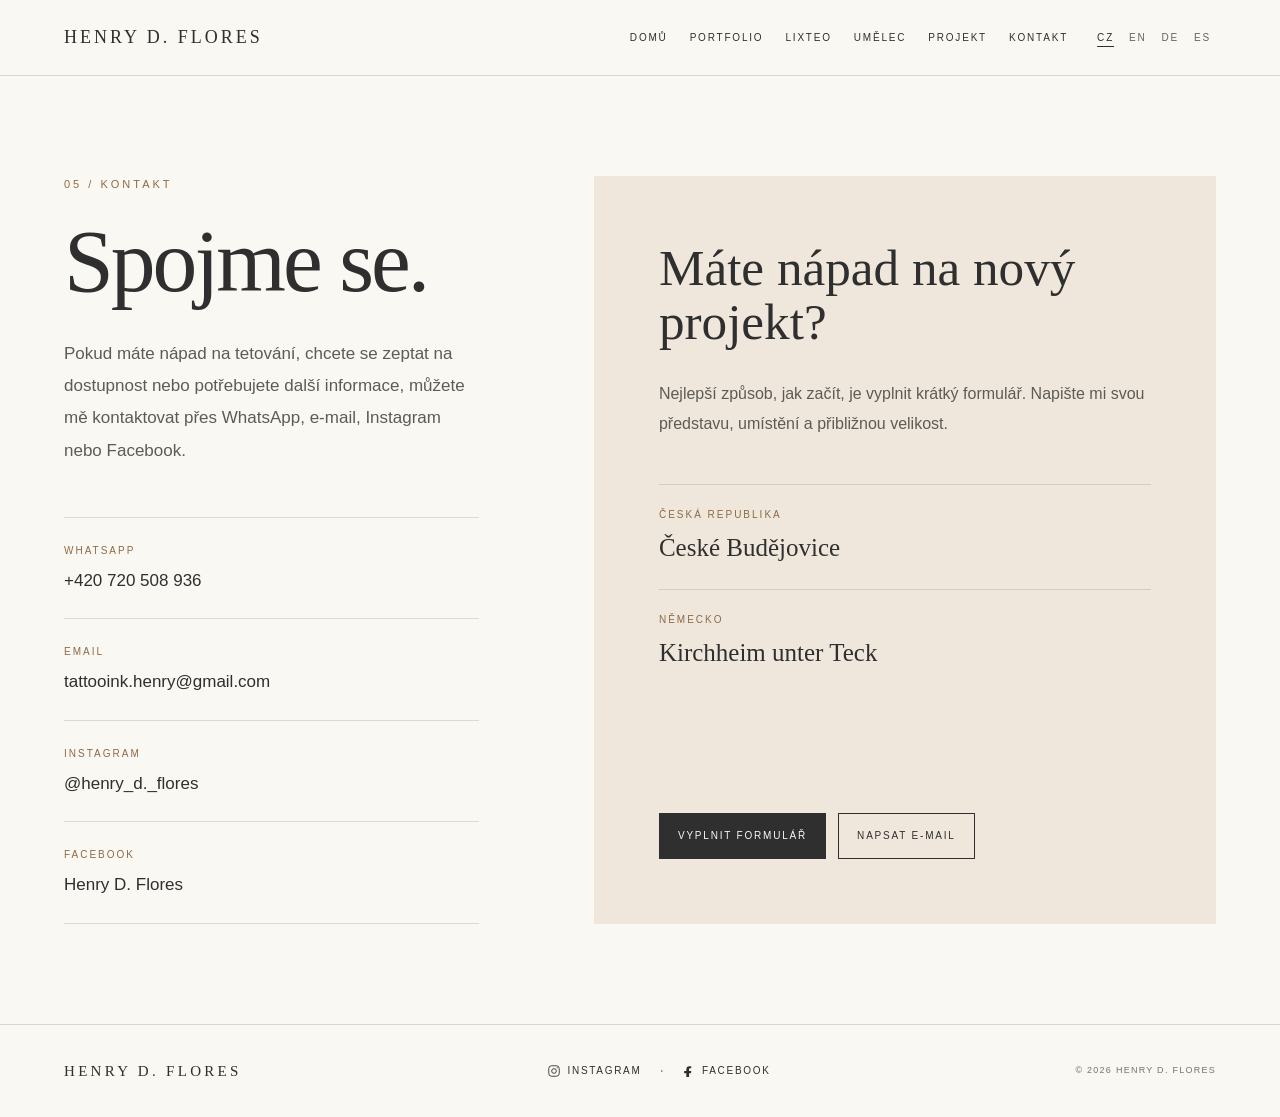
<file: contact.html>
<!DOCTYPE html>
<html lang="cs">

<head>

  <meta charset="UTF-8">

  <meta
    name="viewport"
    content="width=device-width, initial-scale=1.0"
  >

  <title>Kontakt a rezervace tetování | Henry D. Flores</title>

<meta
  name="description"
  content="Kontaktujte Henryho D. Florese ohledně originálního tetování v Českých Budějovicích nebo Kirchheim unter Teck. Pošlete svou představu a fotografie."
>

<meta
  name="robots"
  content="index, follow"
>

<link rel="canonical" href="https://henrydflores.com/contact.html">

<link rel="stylesheet" href="styles.css">

  <style>

    .contact-page{
      min-height:calc(100vh - 100px);
      padding:100px 5vw;
    }

    .contact-layout{
      max-width:1250px;
      margin:0 auto;

      display:grid;
      grid-template-columns:.8fr 1.2fr;

      gap:9vw;
    }

    .contact-number{
      margin-bottom:25px;

      font-size:11px;
      letter-spacing:3px;

      text-transform:uppercase;

      color:#8E6A45;
    }

    .contact-title{
      margin:0 0 35px;

      font-family:Georgia,"Times New Roman",serif;

      font-size:clamp(58px,7vw,100px);

      line-height:.95;

      font-weight:400;
    }

    .contact-intro{
      max-width:580px;

      font-size:17px;

      line-height:1.9;

      color:#5D5B57;
    }

    .contact-details{
      margin-top:50px;

      border-top:
        1px solid rgba(47,47,47,.15);
    }

    .contact-row{
      padding:25px 0;

      border-bottom:
        1px solid rgba(47,47,47,.15);
    }

    .contact-label{
      display:block;

      margin-bottom:10px;

      font-size:10px;

      letter-spacing:2px;

      text-transform:uppercase;

      color:#8E6A45;
    }

    .contact-value{
      font-size:17px;
    }

    .contact-side{
      min-height:560px;

      background:#EFE7DB;

      padding:65px;

      display:flex;

      flex-direction:column;

      justify-content:space-between;
    }

    .contact-side-title{
      margin:0 0 30px;

      font-family:Georgia,"Times New Roman",serif;

      font-size:clamp(38px,4vw,58px);

      line-height:1.05;

      font-weight:400;
    }

    .contact-side-text{
      max-width:500px;

      font-size:16px;

      line-height:1.9;

      color:#5D5B57;
    }

    .contact-location{
      padding:22px 0;

      border-top:
        1px solid rgba(47,47,47,.15);
    }

    .contact-country{
      display:block;

      margin-bottom:7px;

      font-size:10px;

      letter-spacing:2px;

      text-transform:uppercase;

      color:#8E6A45;
    }

    .contact-city{
      font-family:Georgia,"Times New Roman",serif;

      font-size:25px;
    }

    @media(max-width:850px){

      .contact-layout{
        grid-template-columns:1fr;
      }

      .contact-side{
        min-height:auto;
      }

    }

    @media(max-width:700px){

      .contact-page{
        padding:60px 20px 75px;
      }

      .contact-side{
        padding:35px 25px;
      }

    }

  </style>

</head>


<body>


<header class="nav">

  <a class="brand" href="index.html">
    HENRY D. FLORES
  </a>

  <div class="nav-right">

    <nav class="nav-links">

      <a href="index.html" data-i18n="navHome">
        Domů
      </a>

      <a href="portfolio.html" data-i18n="navPortfolio">
        Portfolio
      </a>

      <a href="lixteo.html">
        Lixteo
      </a>

      <a href="artist.html" data-i18n="navArtist">
        Umělec
      </a>

      <a href="project.html" data-i18n="navProject">
        Projekt
      </a>

      <a href="contact.html" data-i18n="navContact">
        Kontakt
      </a>

    </nav>


    <div class="lang-switch">

      <button class="lang-btn" id="lang-cs" onclick="setLanguage('cs')">
        CZ
      </button>

      <button class="lang-btn" id="lang-en" onclick="setLanguage('en')">
        EN
      </button>

      <button class="lang-btn" id="lang-de" onclick="setLanguage('de')">
        DE
      </button>

      <button class="lang-btn" id="lang-es" onclick="setLanguage('es')">
        ES
      </button>

    </div>

  </div>

</header>


<main class="contact-page">

  <div class="contact-layout">


    <section>

      <div class="contact-number" data-i18n="section">
        05 / KONTAKT
      </div>

      <h1 class="contact-title" data-i18n="title">
        Spojme se.
      </h1>

      <p class="contact-intro" data-i18n="intro">
        Pokud máte nápad na tetování, chcete se zeptat na dostupnost
        nebo potřebujete další informace, můžete mě kontaktovat přes
        WhatsApp, e-mail nebo Instagram.
      </p>


      <div class="contact-details">


        <div class="contact-row">

          <span class="contact-label">
            WhatsApp
          </span>

          <a
            class="contact-value"
            id="whatsappDirect"
            href="#"
            target="_blank"
            rel="noopener noreferrer"
          >
            +420 720 508 936
          </a>

        </div>


        <div class="contact-row">

          <span class="contact-label">
            Email
          </span>

          <a
            class="contact-value"
            href="mailto:tattooink.henry@gmail.com"
          >
            tattooink.henry@gmail.com
          </a>

        </div>


        <div class="contact-row">

          <span class="contact-label">
            Instagram
          </span>

          <a
            class="contact-value"
            href="https://www.instagram.com/henry_d._flores/"
            target="_blank"
            rel="noopener noreferrer"
          >
            @henry_d._flores
          </a>

        </div>


        <div class="contact-row">

          <span class="contact-label">
            Facebook
          </span>

          <a
            class="contact-value"
            href="https://www.facebook.com/pinturaenlapiel"
            target="_blank"
            rel="noopener noreferrer"
          >
            Henry D. Flores
          </a>

        </div>


      </div>

    </section>



    <section class="contact-side">

      <div>

        <h2
          class="contact-side-title"
          data-i18n="projectTitle"
        >
          Máte nápad na nový projekt?
        </h2>

        <p
          class="contact-side-text"
          data-i18n="projectText"
        >
          Nejlepší způsob, jak začít, je vyplnit krátký formulář.
          Napište mi svou představu, umístění a přibližnou velikost.
        </p>


        <div style="margin-top:45px;">


          <div class="contact-location">

            <span
              class="contact-country"
              data-i18n="czechRepublic"
            >
              ČESKÁ REPUBLIKA
            </span>

            <span class="contact-city">
              České Budějovice
            </span>

          </div>


          <div class="contact-location">

            <span
              class="contact-country"
              data-i18n="germany"
            >
              NĚMECKO
            </span>

            <span class="contact-city">
              Kirchheim unter Teck
            </span>

          </div>


        </div>

      </div>


      <div class="actions">

        <a
          class="btn primary"
          href="project.html"
          data-i18n="projectButton"
        >
          VYPLNIT FORMULÁŘ
        </a>

        <a
          class="btn"
          href="mailto:tattooink.henry@gmail.com"
          data-i18n="emailButton"
        >
          NAPSAT E-MAIL
        </a>

      </div>

    </section>


  </div>

</main>


<script>

const translations = {

  cs: {

    navHome:"Domů",
    navPortfolio:"Portfolio",
    navArtist:"Umělec",
    navProject:"Projekt",
    navContact:"Kontakt",

    section:"05 / KONTAKT",
    title:"Spojme se.",

    intro:
      "Pokud máte nápad na tetování, chcete se zeptat na dostupnost nebo potřebujete další informace, můžete mě kontaktovat přes WhatsApp, e-mail, Instagram nebo Facebook.",

    projectTitle:
      "Máte nápad na nový projekt?",

    projectText:
      "Nejlepší způsob, jak začít, je vyplnit krátký formulář. Napište mi svou představu, umístění a přibližnou velikost.",

    czechRepublic:"ČESKÁ REPUBLIKA",
    germany:"NĚMECKO",

    projectButton:"VYPLNIT FORMULÁŘ",
    emailButton:"NAPSAT E-MAIL",

    whatsappMessage:
      "Dobrý den Henry, chtěl/a bych se zeptat na tetování."

  },


  en: {

    navHome:"Home",
    navPortfolio:"Portfolio",
    navArtist:"Artist",
    navProject:"Project",
    navContact:"Contact",

    section:"05 / CONTACT",
    title:"Let's connect.",

    intro:
      "If you have a tattoo idea, would like to ask about availability or need more information, you can contact me through WhatsApp, email, Instagram or Facebook.",

    projectTitle:
      "Have an idea for a new project?",

    projectText:
      "The best way to begin is by completing the short project form. Tell me about your idea, placement and approximate size.",

    czechRepublic:"CZECH REPUBLIC",
    germany:"GERMANY",

    projectButton:"FILL OUT THE FORM",
    emailButton:"SEND AN EMAIL",

    whatsappMessage:
      "Hello Henry, I'd like to ask you about a tattoo project."

  },


  de: {

    navHome:"Start",
    navPortfolio:"Portfolio",
    navArtist:"Künstler",
    navProject:"Projekt",
    navContact:"Kontakt",

    section:"05 / KONTAKT",
    title:"Lass uns sprechen.",

    intro:
      "Wenn du eine Tattoo-Idee hast, nach verfügbaren Terminen fragen möchtest oder weitere Informationen benötigst, kannst du mich über WhatsApp, E-Mail, Instagram oder Facebook kontaktieren.",

    projectTitle:
      "Hast du eine Idee für ein neues Projekt?",

    projectText:
      "Am besten beginnst du mit dem kurzen Projektformular. Beschreibe deine Idee, die gewünschte Körperstelle und die ungefähre Größe.",

    czechRepublic:"TSCHECHISCHE REPUBLIK",
    germany:"DEUTSCHLAND",

    projectButton:"FORMULAR AUSFÜLLEN",
    emailButton:"E-MAIL SENDEN",

    whatsappMessage:
      "Hallo Henry, ich möchte mich nach einem Tattoo-Projekt erkundigen."

  },


  es: {

    navHome:"Inicio",
    navPortfolio:"Portafolio",
    navArtist:"Artista",
    navProject:"Proyecto",
    navContact:"Contacto",

    section:"05 / CONTACTO",
    title:"Hablemos.",

    intro:
      "Si tienes una idea para un tatuaje, quieres consultar disponibilidad o necesitas más información, puedes contactarme por WhatsApp, email, Instagram o Facebook.",

    projectTitle:
      "¿Tienes una idea para un nuevo proyecto?",

    projectText:
      "La mejor manera de comenzar es llenar el breve formulario del proyecto. Cuéntame tu idea, la zona del cuerpo y el tamaño aproximado.",

    czechRepublic:"REPÚBLICA CHECA",
    germany:"ALEMANIA",

    projectButton:"LLENAR EL FORMULARIO",
    emailButton:"ENVIAR EMAIL",

    whatsappMessage:
      "Hola Henry, quisiera consultarte sobre un proyecto de tatuaje."

  }

};


function setLanguage(language){

  localStorage.setItem(
    "language",
    language
  );

  document.documentElement.lang =
    language;


  document
    .querySelectorAll("[data-i18n]")
    .forEach(element => {

      const key =
        element.dataset.i18n;

      if(
        translations[language] &&
        translations[language][key]
      ){

        element.textContent =
          translations[language][key];

      }

    });


  document
    .querySelectorAll(".lang-btn")
    .forEach(button => {

      button.classList.remove(
        "active"
      );

    });


  const active =
    document.getElementById(
      "lang-" + language
    );

  if(active){

    active.classList.add(
      "active"
    );

  }


  document.getElementById("whatsappDirect").href =
    "https://wa.me/420720508936?text=" +
    encodeURIComponent(
      translations[language].whatsappMessage
    );

}


setLanguage(
  localStorage.getItem("language") || "cs"
);

</script>


<footer class="site-footer">

  <div class="footer-inner">

    <div class="footer-name">
      HENRY D. FLORES
    </div>


    <div class="footer-social">

      <a
        href="https://www.instagram.com/henry_d._flores/"
        target="_blank"
        rel="noopener noreferrer"
        aria-label="Instagram"
      >

        <svg
          class="social-icon"
          viewBox="0 0 24 24"
          aria-hidden="true"
        >

          <rect
            x="3"
            y="3"
            width="18"
            height="18"
            rx="5"
            ry="5"
          ></rect>

          <circle
            cx="12"
            cy="12"
            r="4"
          ></circle>

          <circle
            cx="17.5"
            cy="6.5"
            r="1"
            class="social-dot"
          ></circle>

        </svg>

        <span>
          INSTAGRAM
        </span>

      </a>


      <span class="social-separator">
        ·
      </span>


      <a
        href="https://www.facebook.com/pinturaenlapiel"
        target="_blank"
        rel="noopener noreferrer"
        aria-label="Facebook"
      >

        <svg
          class="social-icon facebook-icon"
          viewBox="0 0 24 24"
          aria-hidden="true"
        >

          <path
            d="M14 8h3V4.5c-.5-.1-1.8-.2-3.4-.2-3.3 0-5.6 2-5.6 5.8V13H4v4h4v7h5v-7h3.5l.6-4H13v-2.5C13 9.3 13.4 8 14 8z"
          ></path>

        </svg>

        <span>
          FACEBOOK
        </span>

      </a>

    </div>


    <div class="footer-copy">
      © 2026 HENRY D. FLORES
    </div>

  </div>

</footer>


</body>
</html>
</file>
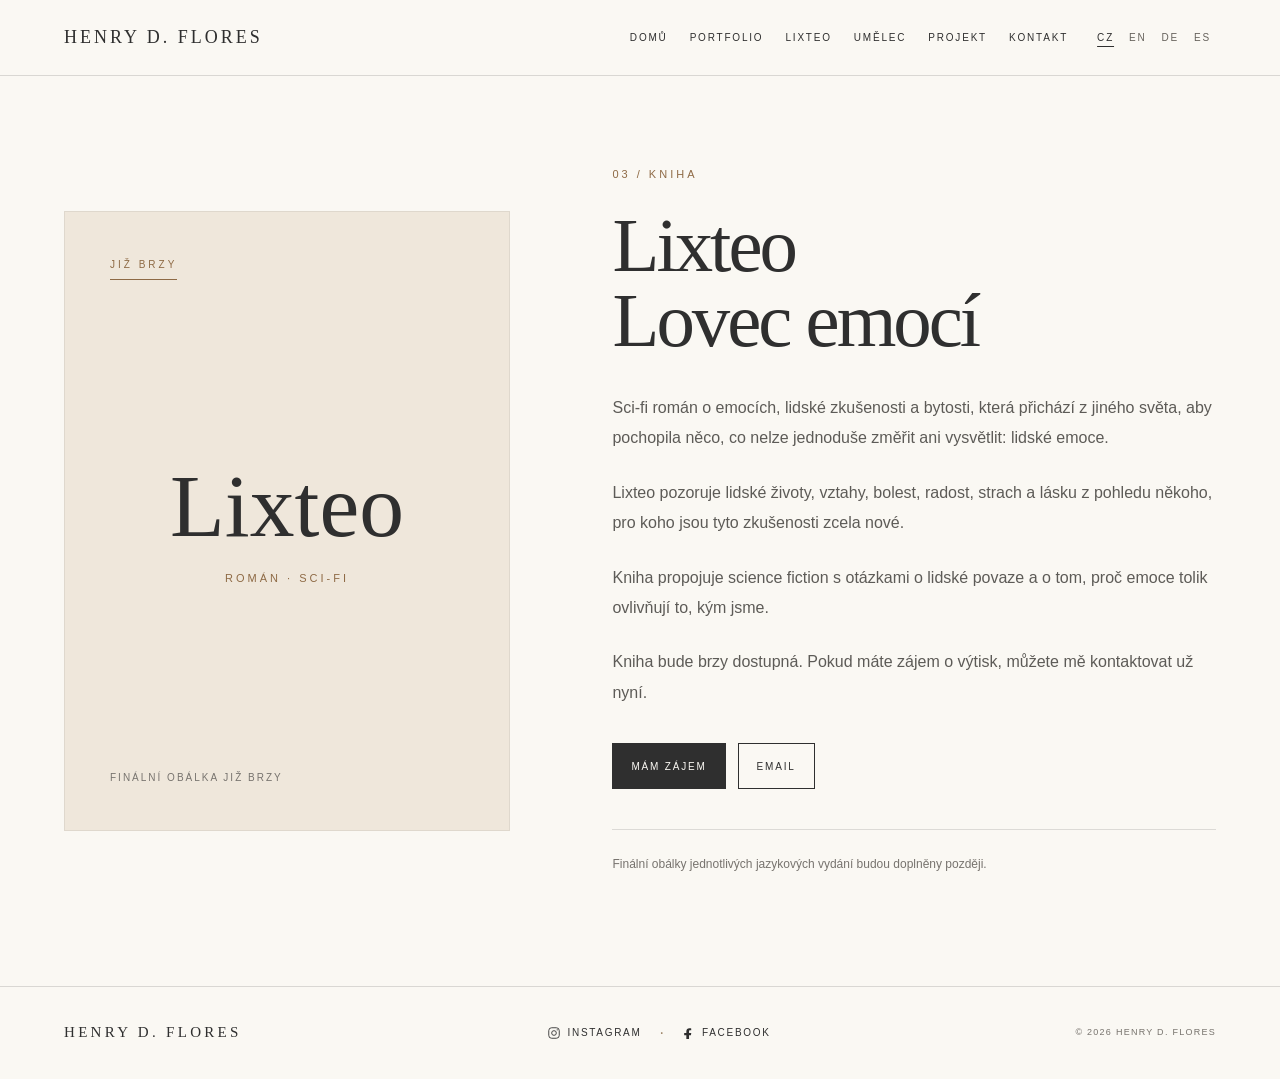
<file: lixteo.html>
<!DOCTYPE html>
<html lang="cs">

<head>

  <meta charset="UTF-8">

  <meta
    name="viewport"
    content="width=device-width, initial-scale=1.0"
  >

<title>Lixteo cazador de emociones | Henry D. Flores</title>

<meta
  name="description"
  content="Objevte sci-fi román Lixteo cazador de emociones od Henryho D. Florese, příběh o emocích, lidské zkušenosti a mimozemské snaze porozumět lidstvu."
>

<meta
  name="robots"
  content="index, follow"
>

<link rel="canonical" href="https://henrydflores.com/lixteo.html">

<link rel="stylesheet" href="styles.css">

  <style>

    .book-page{
      padding:90px 5vw 110px;
    }

    .book-layout{
      max-width:1250px;
      margin:0 auto;
      display:grid;
      grid-template-columns:.85fr 1.15fr;
      gap:8vw;
      align-items:center;
    }

    .book-cover{
      min-height:620px;
      background:#EFE7DB;
      display:flex;
      flex-direction:column;
      justify-content:space-between;
      padding:45px;
      border:1px solid rgba(47,47,47,.08);
    }

    .coming-soon{
      align-self:flex-start;
      font-size:10px;
      letter-spacing:3px;
      text-transform:uppercase;
      color:#8E6A45;
      border-bottom:1px solid #8E6A45;
      padding-bottom:7px;
    }

    .cover-center{
      text-align:center;
    }

    .cover-center strong{
      font-family:Georgia,"Times New Roman",serif;
      font-size:clamp(58px,7vw,100px);
      font-weight:400;
      line-height:.95;
    }

    .cover-center span{
      display:block;
      margin-top:22px;
      font-size:11px;
      letter-spacing:3px;
      text-transform:uppercase;
      color:#8E6A45;
    }

    .cover-bottom{
      font-size:10px;
      letter-spacing:2px;
      text-transform:uppercase;
      color:#77736E;
    }

    .book-number{
      margin-bottom:25px;
      font-size:11px;
      letter-spacing:3px;
      text-transform:uppercase;
      color:#8E6A45;
    }

    .book-title{
      margin:0 0 35px;
      font-family:Georgia,"Times New Roman",serif;
      font-size:clamp(52px,6vw,88px);
      line-height:.98;
      font-weight:400;
    }

    .book-description{
      max-width:680px;
      font-size:16px;
      line-height:1.9;
      color:#5D5B57;
    }

    .book-description p{
      margin-bottom:24px;
    }

    .book-actions{
      display:flex;
      flex-wrap:wrap;
      gap:12px;
      margin-top:35px;
    }

    .book-note{
      max-width:680px;
      margin-top:40px;
      padding-top:24px;
      border-top:1px solid rgba(47,47,47,.15);
      color:#77736E;
      font-size:12px;
      line-height:1.8;
    }

    @media(max-width:850px){

      .book-layout{
        grid-template-columns:1fr;
      }

      .book-cover{
        min-height:500px;
      }

    }

    @media(max-width:700px){

      .book-page{
        padding:55px 20px 75px;
      }

      .book-cover{
        min-height:440px;
        padding:30px;
      }

    }

  </style>

</head>


<body>


<header class="nav">

  <a class="brand" href="index.html">
    HENRY D. FLORES
  </a>

  <div class="nav-right">

    <nav class="nav-links">

      <a href="index.html" data-i18n="navHome">
        Domů
      </a>

      <a href="portfolio.html" data-i18n="navPortfolio">
        Portfolio
      </a>

      <a href="lixteo.html">
        Lixteo
      </a>

      <a href="artist.html" data-i18n="navArtist">
        Umělec
      </a>

      <a href="project.html" data-i18n="navProject">
        Projekt
      </a>

      <a href="contact.html" data-i18n="navContact">
        Kontakt
      </a>

    </nav>


    <div class="lang-switch">

      <button
        class="lang-btn"
        id="lang-cs"
        onclick="setLanguage('cs')"
      >
        CZ
      </button>

      <button
        class="lang-btn"
        id="lang-en"
        onclick="setLanguage('en')"
      >
        EN
      </button>

      <button
        class="lang-btn"
        id="lang-de"
        onclick="setLanguage('de')"
      >
        DE
      </button>

      <button
        class="lang-btn"
        id="lang-es"
        onclick="setLanguage('es')"
      >
        ES
      </button>

    </div>

  </div>

</header>


<main class="book-page">

  <section class="book-layout">


    <div class="book-cover">

      <div
        class="coming-soon"
        data-i18n="comingSoon"
      >
        JIŽ BRZY
      </div>


      <div class="cover-center">

        <strong>
          Lixteo
        </strong>

        <span data-i18n="coverType">
          ROMÁN · SCI-FI
        </span>

      </div>


      <div
        class="cover-bottom"
        data-i18n="coverEdition"
      >
        FINÁLNÍ OBÁLKA JIŽ BRZY
      </div>

    </div>


    <div>

      <p
        class="book-number"
        data-i18n="bookNumber"
      >
        03 / KNIHA
      </p>


      <h1
        class="book-title"
        data-i18n-html="bookTitle"
      >
        Lixteo<br>
        Lovec emocí
      </h1>


      <div class="book-description">

        <p data-i18n="bookText1">
          Sci-fi román o emocích, lidské zkušenosti a bytosti,
          která přichází z jiného světa, aby pochopila něco,
          co nelze jednoduše změřit ani vysvětlit:
          lidské emoce.
        </p>


        <p data-i18n="bookText2">
          Lixteo pozoruje lidské životy, vztahy, bolest,
          radost, strach a lásku z pohledu někoho,
          pro koho jsou tyto zkušenosti zcela nové.
        </p>


        <p data-i18n="bookText3">
          Kniha propojuje science fiction s otázkami
          o lidské povaze a o tom, proč emoce tolik
          ovlivňují to, kým jsme.
        </p>


        <p data-i18n="availability">
          Kniha bude brzy dostupná. Pokud máte zájem
          o výtisk, můžete mě kontaktovat už nyní.
        </p>

      </div>


      <div class="book-actions">

        <a
          id="bookWhatsApp"
          class="btn primary"
          href="#"
          target="_blank"
          rel="noopener noreferrer"
          data-i18n="interestButton"
        >
          MÁM ZÁJEM
        </a>


        <a
          id="bookEmail"
          class="btn"
          href="#"
          data-i18n="emailButton"
        >
          EMAIL
        </a>

      </div>


      <p
        class="book-note"
        data-i18n="bookNote"
      >
        Finální obálky jednotlivých jazykových vydání
        budou doplněny později.
      </p>

    </div>

  </section>

</main>


<script>

const translations = {

  cs: {

    navHome:"Domů",
    navPortfolio:"Portfolio",
    navArtist:"Umělec",
    navProject:"Projekt",
    navContact:"Kontakt",

    comingSoon:"JIŽ BRZY",

    coverType:"ROMÁN · SCI-FI",

    coverEdition:"FINÁLNÍ OBÁLKA JIŽ BRZY",

    bookNumber:"03 / KNIHA",

    bookTitle:"Lixteo<br>Lovec emocí",

    bookText1:
      "Sci-fi román o emocích, lidské zkušenosti a bytosti, která přichází z jiného světa, aby pochopila něco, co nelze jednoduše změřit ani vysvětlit: lidské emoce.",

    bookText2:
      "Lixteo pozoruje lidské životy, vztahy, bolest, radost, strach a lásku z pohledu někoho, pro koho jsou tyto zkušenosti zcela nové.",

    bookText3:
      "Kniha propojuje science fiction s otázkami o lidské povaze a o tom, proč emoce tolik ovlivňují to, kým jsme.",

    availability:
      "Kniha bude brzy dostupná. Pokud máte zájem o výtisk, můžete mě kontaktovat už nyní.",

    interestButton:"MÁM ZÁJEM",

    emailButton:"EMAIL",

    bookNote:
      "Finální obálky jednotlivých jazykových vydání budou doplněny později.",

    whatsapp:
      "Dobrý den Henry, mám zájem o knihu Lixteo – Lovec emocí. Mohl byste mi prosím poslat více informací?",

    emailSubject:
      "Lixteo – zájem o knihu",

    emailBody:
      "Dobrý den Henry,\n\nmám zájem o knihu Lixteo – Lovec emocí. Mohl byste mi prosím poslat více informací?"

  },


  en: {

    navHome:"Home",
    navPortfolio:"Portfolio",
    navArtist:"Artist",
    navProject:"Project",
    navContact:"Contact",

    comingSoon:"COMING SOON",

    coverType:"NOVEL · SCI-FI",

    coverEdition:"FINAL COVER COMING SOON",

    bookNumber:"03 / BOOK",

    bookTitle:"Lixteo<br>Hunter of Emotions",

    bookText1:
      "A science-fiction novel about emotions, human experience and a being who comes from another world to understand something that cannot simply be measured or explained: human emotion.",

    bookText2:
      "Lixteo observes human lives, relationships, pain, joy, fear and love through the eyes of someone for whom these experiences are completely new.",

    bookText3:
      "The book combines science fiction with questions about human nature and why emotions have such a profound influence on who we are.",

    availability:
      "The book will be available soon. If you are interested in a copy, you can contact me now.",

    interestButton:"I'M INTERESTED",

    emailButton:"EMAIL",

    bookNote:
      "The final covers for each language edition will be added later.",

    whatsapp:
      "Hello Henry, I'm interested in your book Lixteo – Hunter of Emotions. Could you please send me more information?",

    emailSubject:
      "Lixteo – book inquiry",

    emailBody:
      "Hello Henry,\n\nI'm interested in your book Lixteo – Hunter of Emotions. Could you please send me more information?"

  },


  de: {

    navHome:"Start",
    navPortfolio:"Portfolio",
    navArtist:"Künstler",
    navProject:"Projekt",
    navContact:"Kontakt",

    comingSoon:"DEMNÄCHST",

    coverType:"ROMAN · SCI-FI",

    coverEdition:"FINALES COVER DEMNÄCHST",

    bookNumber:"03 / BUCH",

    bookTitle:"Lixteo<br>Jäger der Emotionen",

    bookText1:
      "Ein Science-Fiction-Roman über Emotionen, menschliche Erfahrungen und ein Wesen aus einer anderen Welt, das etwas verstehen möchte, das sich nicht einfach messen oder erklären lässt: menschliche Gefühle.",

    bookText2:
      "Lixteo beobachtet menschliche Leben, Beziehungen, Schmerz, Freude, Angst und Liebe aus der Perspektive eines Wesens, für das all diese Erfahrungen völlig neu sind.",

    bookText3:
      "Das Buch verbindet Science-Fiction mit Fragen über die menschliche Natur und darüber, warum Emotionen einen so tiefgreifenden Einfluss darauf haben, wer wir sind.",

    availability:
      "Das Buch wird bald verfügbar sein. Wenn Sie Interesse an einem Exemplar haben, können Sie mich bereits jetzt kontaktieren.",

    interestButton:"ICH HABE INTERESSE",

    emailButton:"E-MAIL",

    bookNote:
      "Die finalen Cover der einzelnen Sprachausgaben werden später ergänzt.",

    whatsapp:
      "Hallo Henry, ich interessiere mich für dein Buch Lixteo – Jäger der Emotionen. Könntest du mir bitte weitere Informationen schicken?",

    emailSubject:
      "Lixteo – Buchanfrage",

    emailBody:
      "Hallo Henry,\n\nich interessiere mich für dein Buch Lixteo – Jäger der Emotionen. Könntest du mir bitte weitere Informationen schicken?"

  },


  es: {

    navHome:"Inicio",
    navPortfolio:"Portafolio",
    navArtist:"Artista",
    navProject:"Proyecto",
    navContact:"Contacto",

    comingSoon:"PRÓXIMAMENTE",

    coverType:"NOVELA · CIENCIA FICCIÓN",

    coverEdition:"PORTADA FINAL PRÓXIMAMENTE",

    bookNumber:"03 / LIBRO",

    bookTitle:"Lixteo<br>Cazador de emociones",

    bookText1:
      "Una novela de ciencia ficción sobre las emociones, la experiencia humana y un ser que llega desde otro mundo para comprender algo que no puede medirse ni explicarse con facilidad: las emociones humanas.",

    bookText2:
      "Lixteo observa vidas, relaciones, dolor, alegría, miedo y amor desde la mirada de alguien para quien todas estas experiencias son completamente nuevas.",

    bookText3:
      "El libro combina ciencia ficción con preguntas sobre la naturaleza humana y sobre por qué las emociones influyen tan profundamente en aquello que somos.",

    availability:
      "El libro estará disponible próximamente. Si estás interesado en un ejemplar, puedes contactarme desde ahora.",

    interestButton:"ME INTERESA",

    emailButton:"EMAIL",

    bookNote:
      "Las portadas finales de cada edición e idioma se incorporarán posteriormente.",

    whatsapp:
      "Hola Henry, estoy interesado en tu libro Lixteo – Cazador de emociones. ¿Podrías enviarme más información?",

    emailSubject:
      "Lixteo – información sobre el libro",

    emailBody:
      "Hola Henry,\n\nEstoy interesado en tu libro Lixteo – Cazador de emociones. ¿Podrías enviarme más información?"

  }

};


function setLanguage(language){

  localStorage.setItem("language", language);

  document.documentElement.lang = language;


  document
    .querySelectorAll("[data-i18n]")
    .forEach(element => {

      const key = element.dataset.i18n;

      if(
        translations[language] &&
        translations[language][key]
      ){

        element.textContent =
          translations[language][key];

      }

    });


  document
    .querySelectorAll("[data-i18n-html]")
    .forEach(element => {

      const key =
        element.dataset.i18nHtml;

      if(
        translations[language] &&
        translations[language][key]
      ){

        element.innerHTML =
          translations[language][key];

      }

    });


  document
    .querySelectorAll(".lang-btn")
    .forEach(button => {

      button.classList.remove("active");

    });


  const active =
    document.getElementById(
      "lang-" + language
    );

  if(active){

    active.classList.add("active");

  }


  updateContactLinks(language);

}


function updateContactLinks(language){

  const t = translations[language];


  document
    .getElementById("bookWhatsApp")
    .href =
      "https://wa.me/420720508936?text=" +
      encodeURIComponent(t.whatsapp);


  document
    .getElementById("bookEmail")
    .href =
      "mailto:tattooink.henry@gmail.com?subject=" +
      encodeURIComponent(t.emailSubject) +
      "&body=" +
      encodeURIComponent(t.emailBody);

}


const savedLanguage =
  localStorage.getItem("language") || "cs";


setLanguage(savedLanguage);

</script>


<footer class="site-footer">

  <div class="footer-inner">

    <div class="footer-name">
      HENRY D. FLORES
    </div>


    <div class="footer-social">

      <a
        href="https://www.instagram.com/henry_d._flores/"
        target="_blank"
        rel="noopener noreferrer"
        aria-label="Instagram"
      >

        <svg
          class="social-icon"
          viewBox="0 0 24 24"
          aria-hidden="true"
        >
          <rect
            x="3"
            y="3"
            width="18"
            height="18"
            rx="5"
            ry="5"
          ></rect>

          <circle
            cx="12"
            cy="12"
            r="4"
          ></circle>

          <circle
            cx="17.5"
            cy="6.5"
            r="1"
            class="social-dot"
          ></circle>
        </svg>

        <span>INSTAGRAM</span>

      </a>


      <span class="social-separator">·</span>


      <a
        href="https://www.facebook.com/pinturaenlapiel"
        target="_blank"
        rel="noopener noreferrer"
        aria-label="Facebook"
      >

        <svg
          class="social-icon facebook-icon"
          viewBox="0 0 24 24"
          aria-hidden="true"
        >
          <path
            d="M14 8h3V4.5c-.5-.1-1.8-.2-3.4-.2-3.3 0-5.6 2-5.6 5.8V13H4v4h4v7h5v-7h3.5l.6-4H13v-2.5C13 9.3 13.4 8 14 8z"
          ></path>
        </svg>

        <span>FACEBOOK</span>

      </a>

    </div>


    <div class="footer-copy">
      © 2026 HENRY D. FLORES
    </div>

  </div>

</footer>


</body>
</html>
</file>
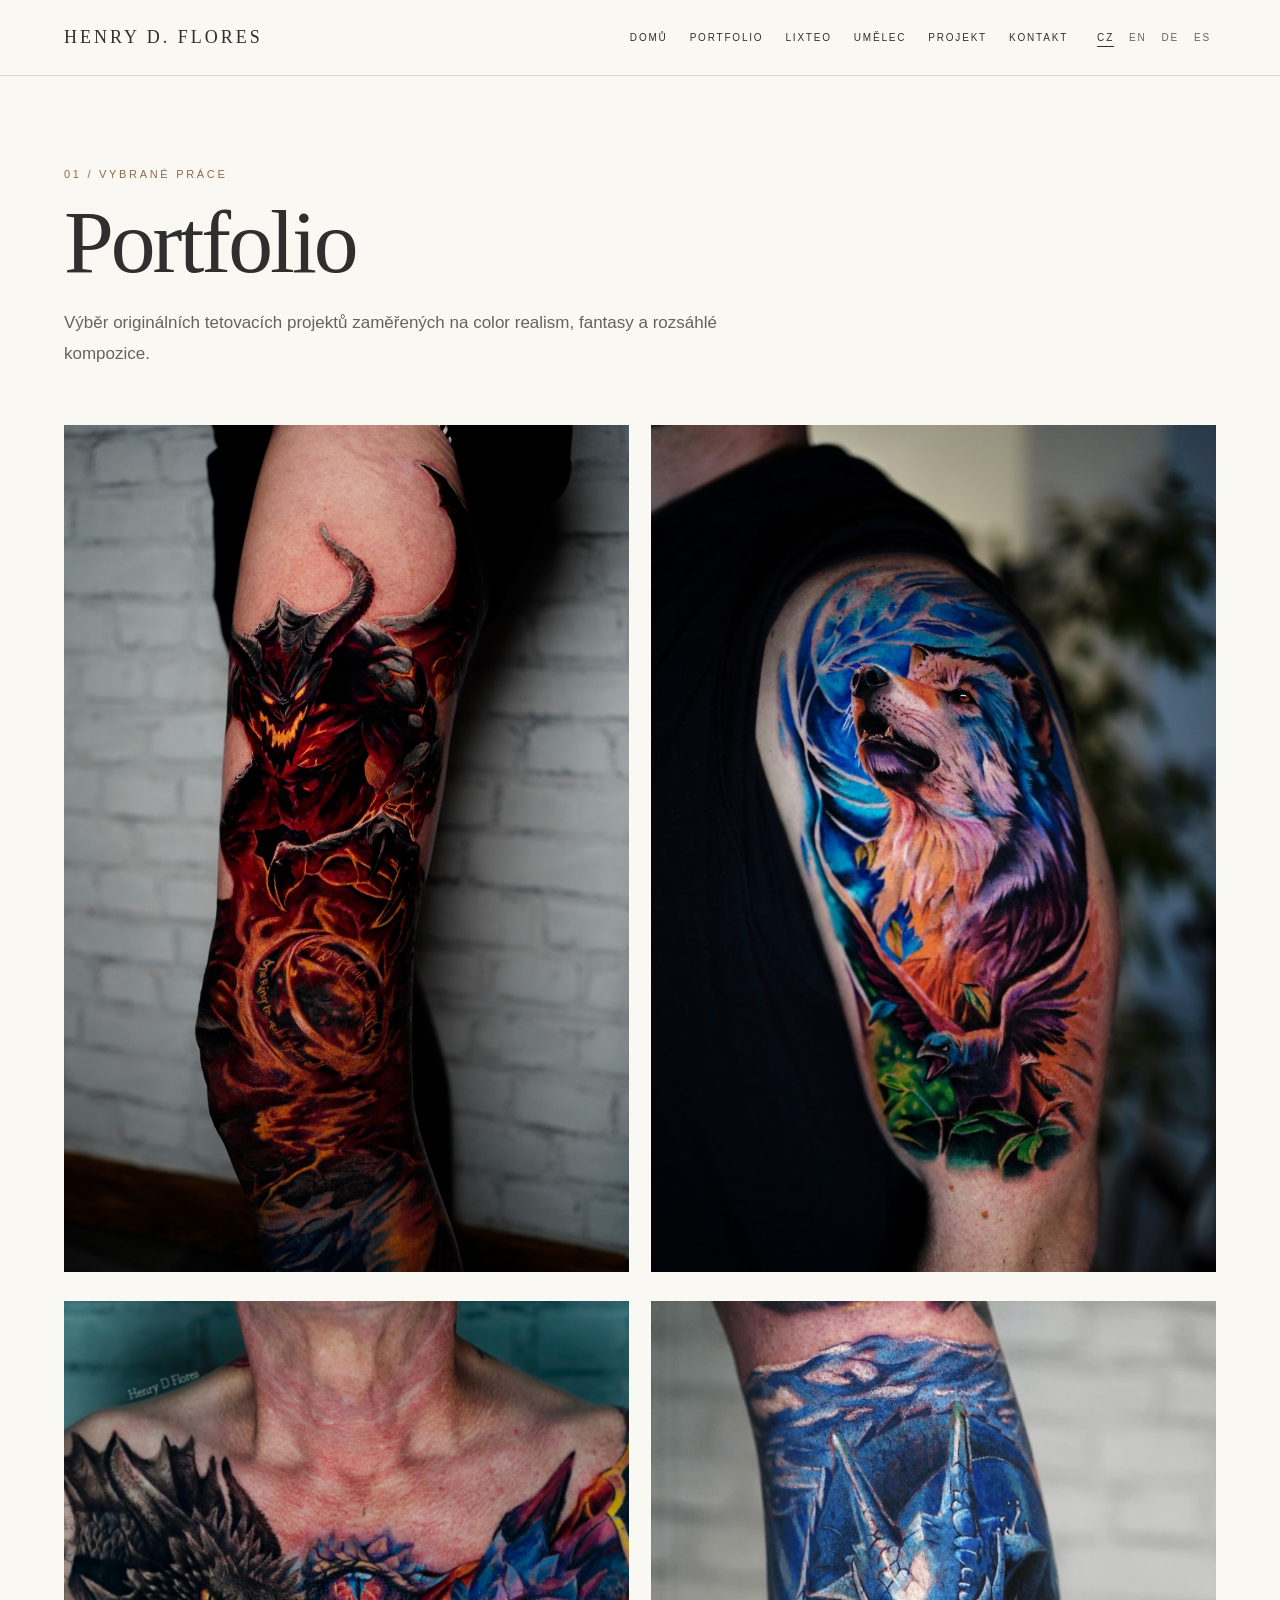
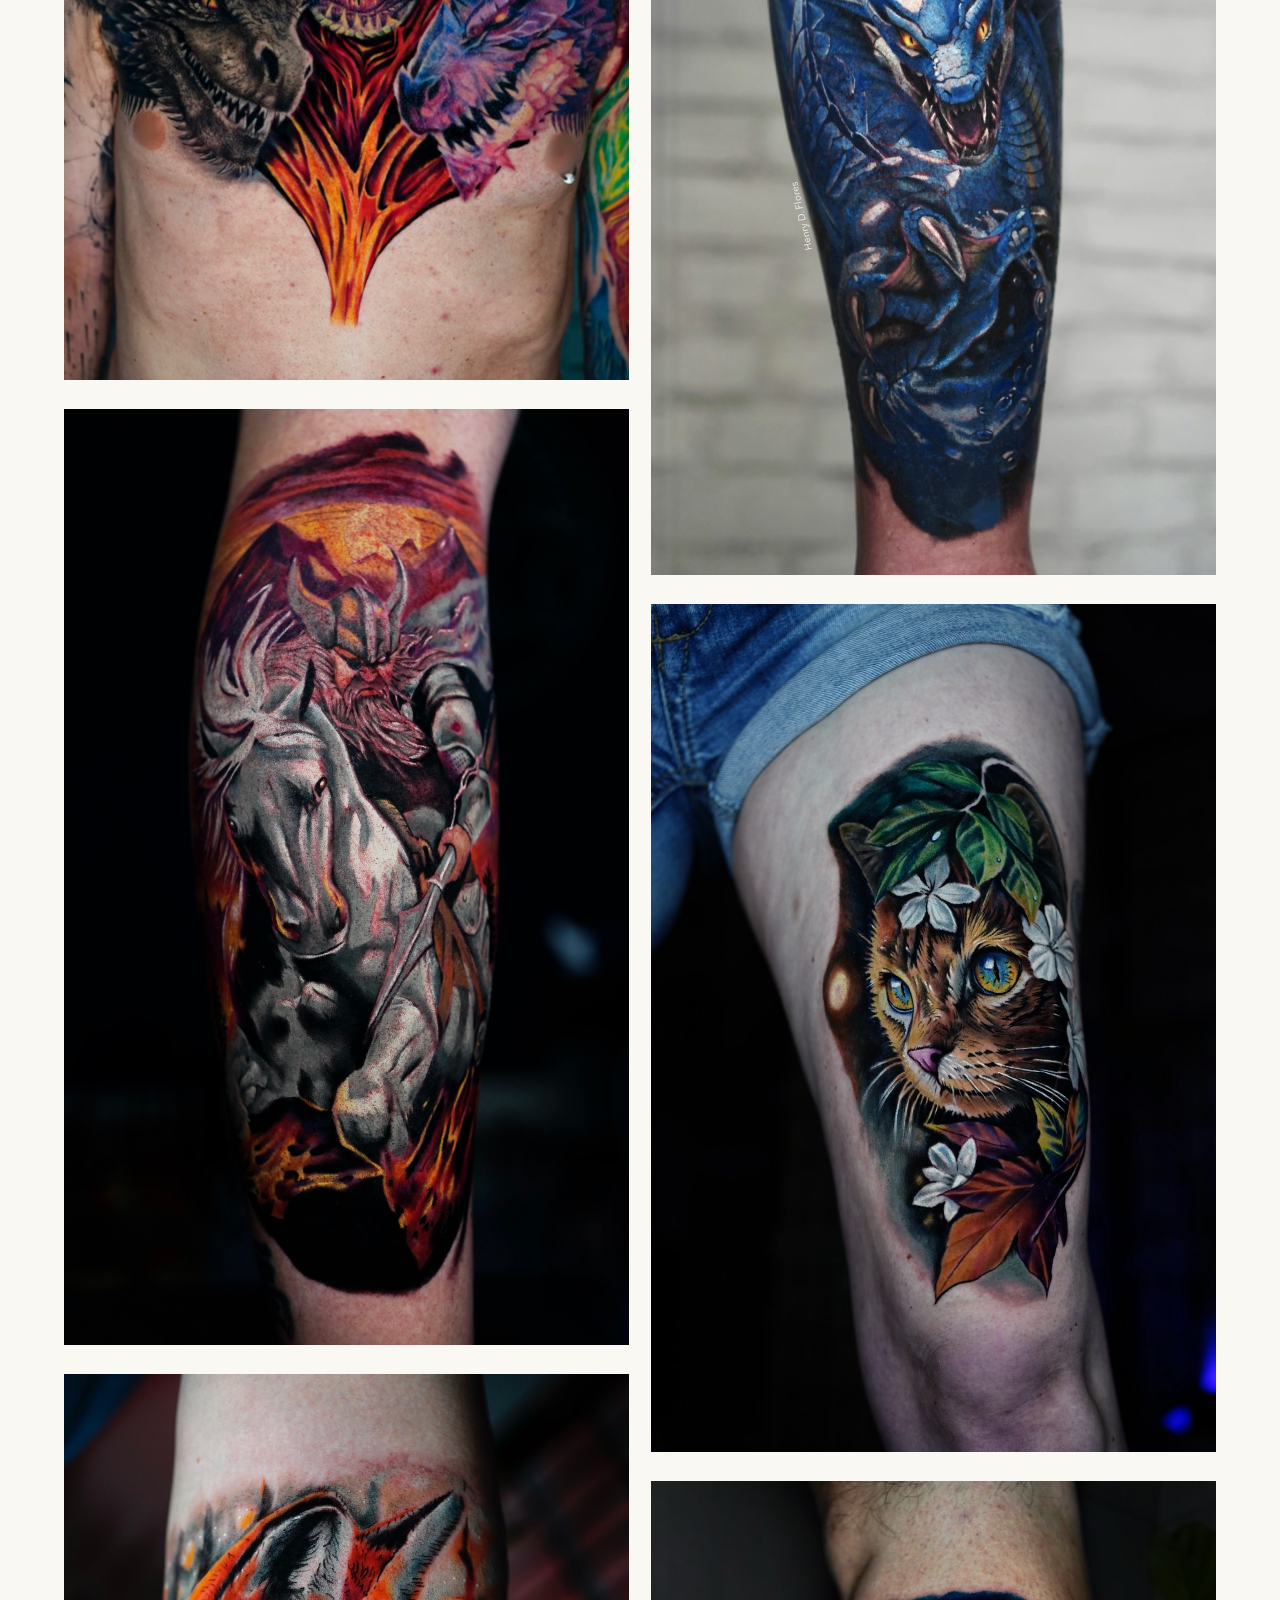
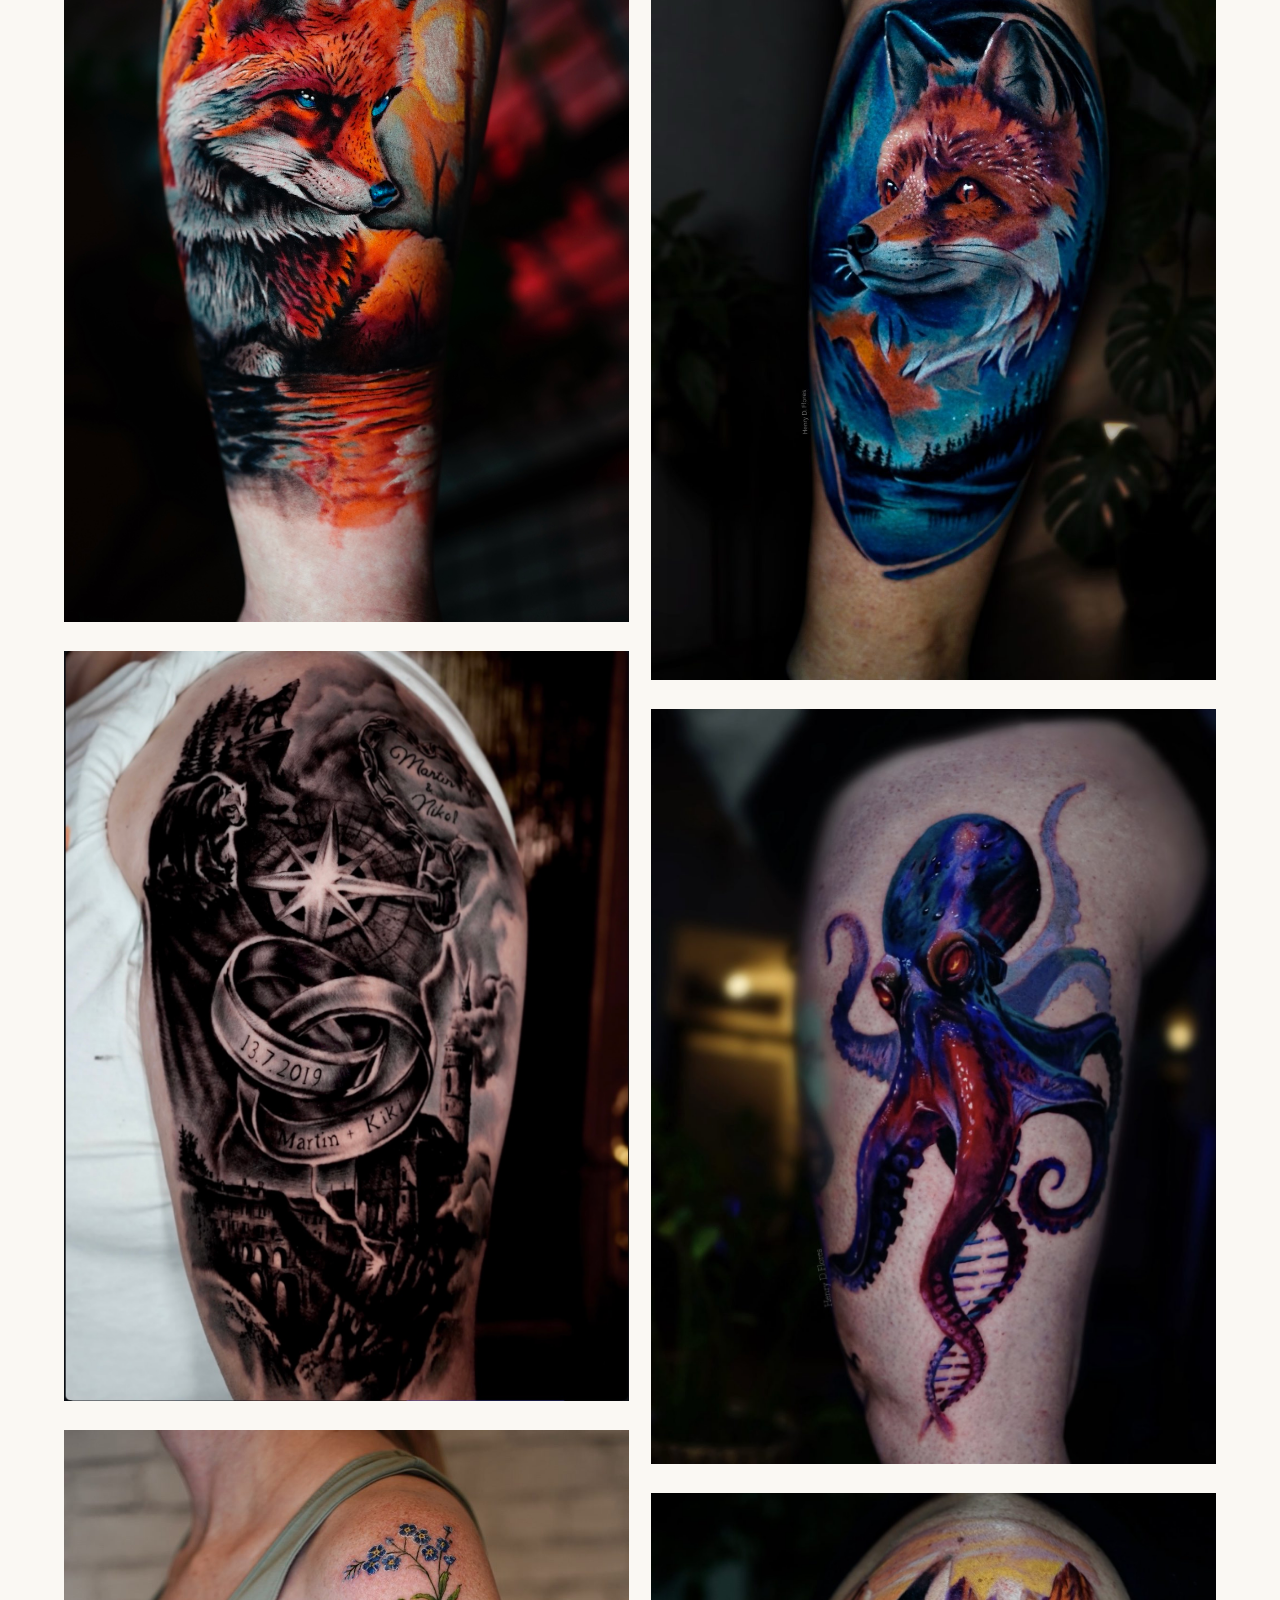
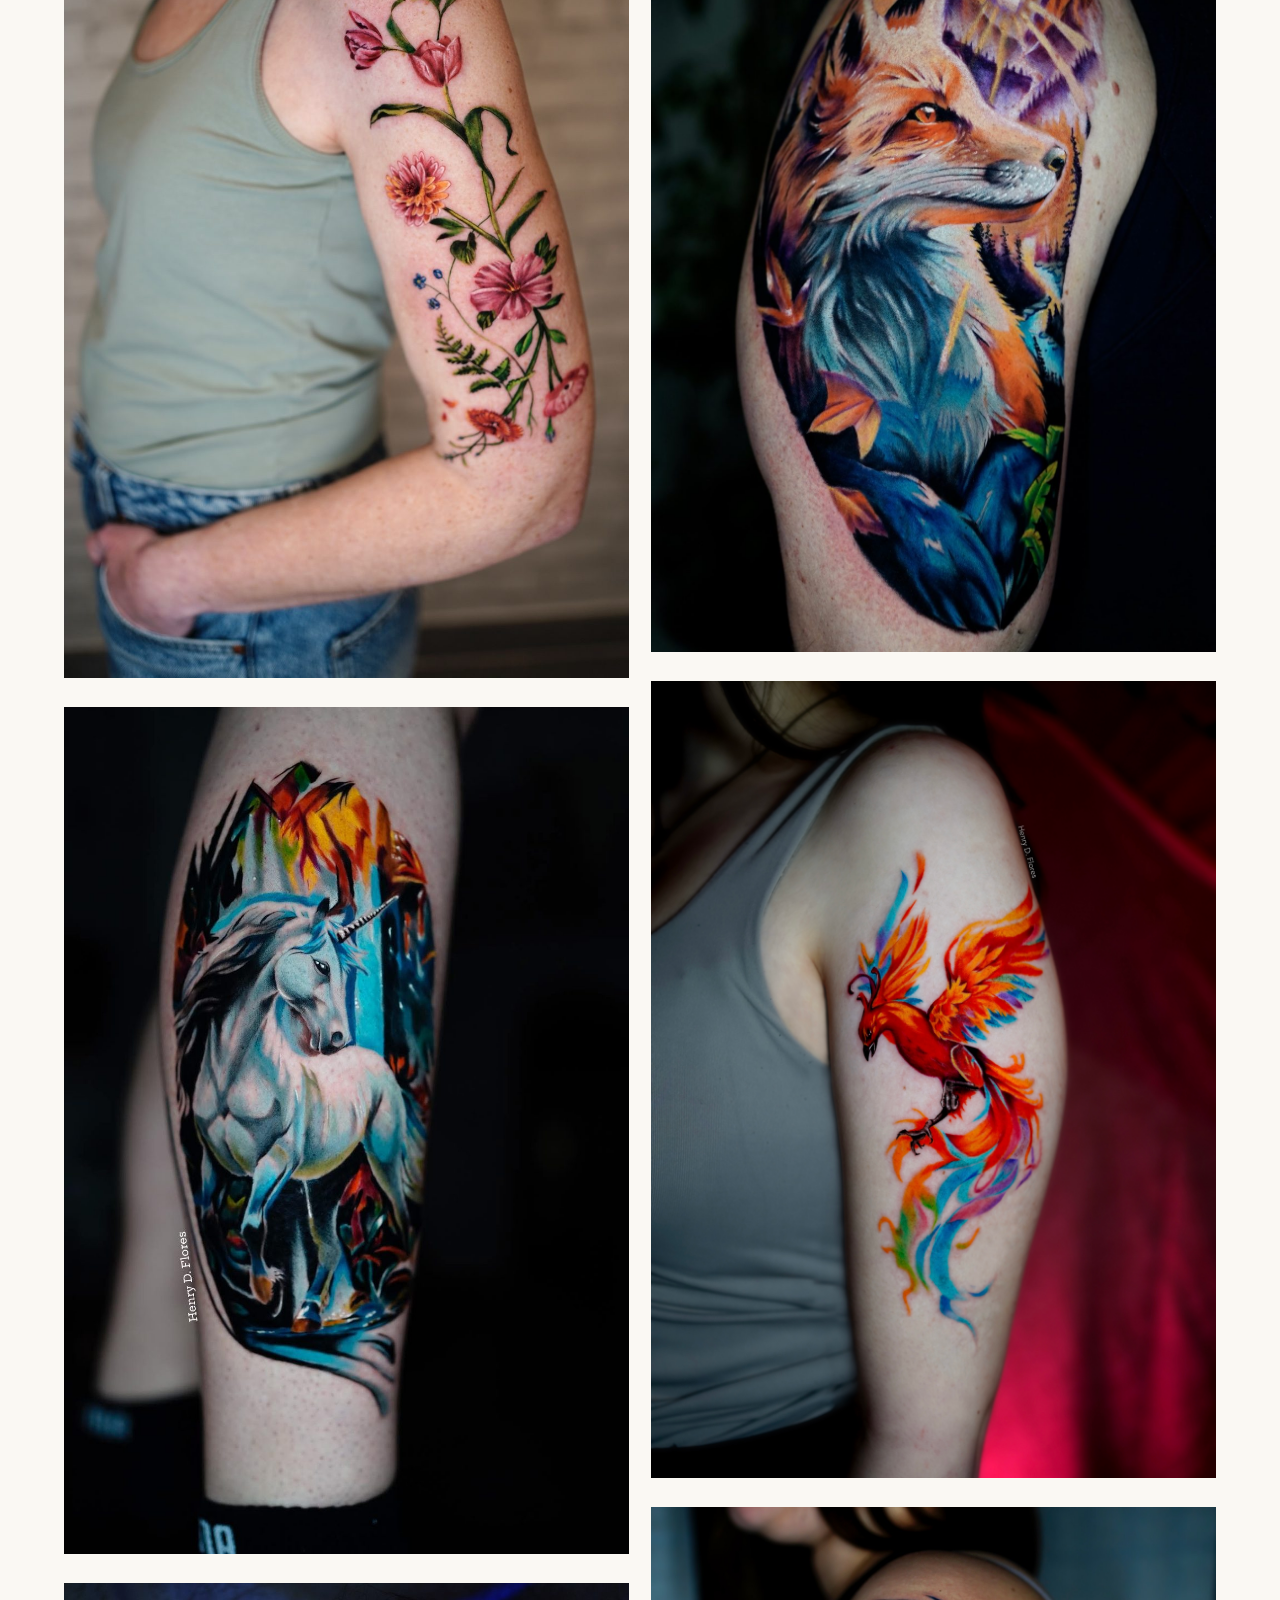
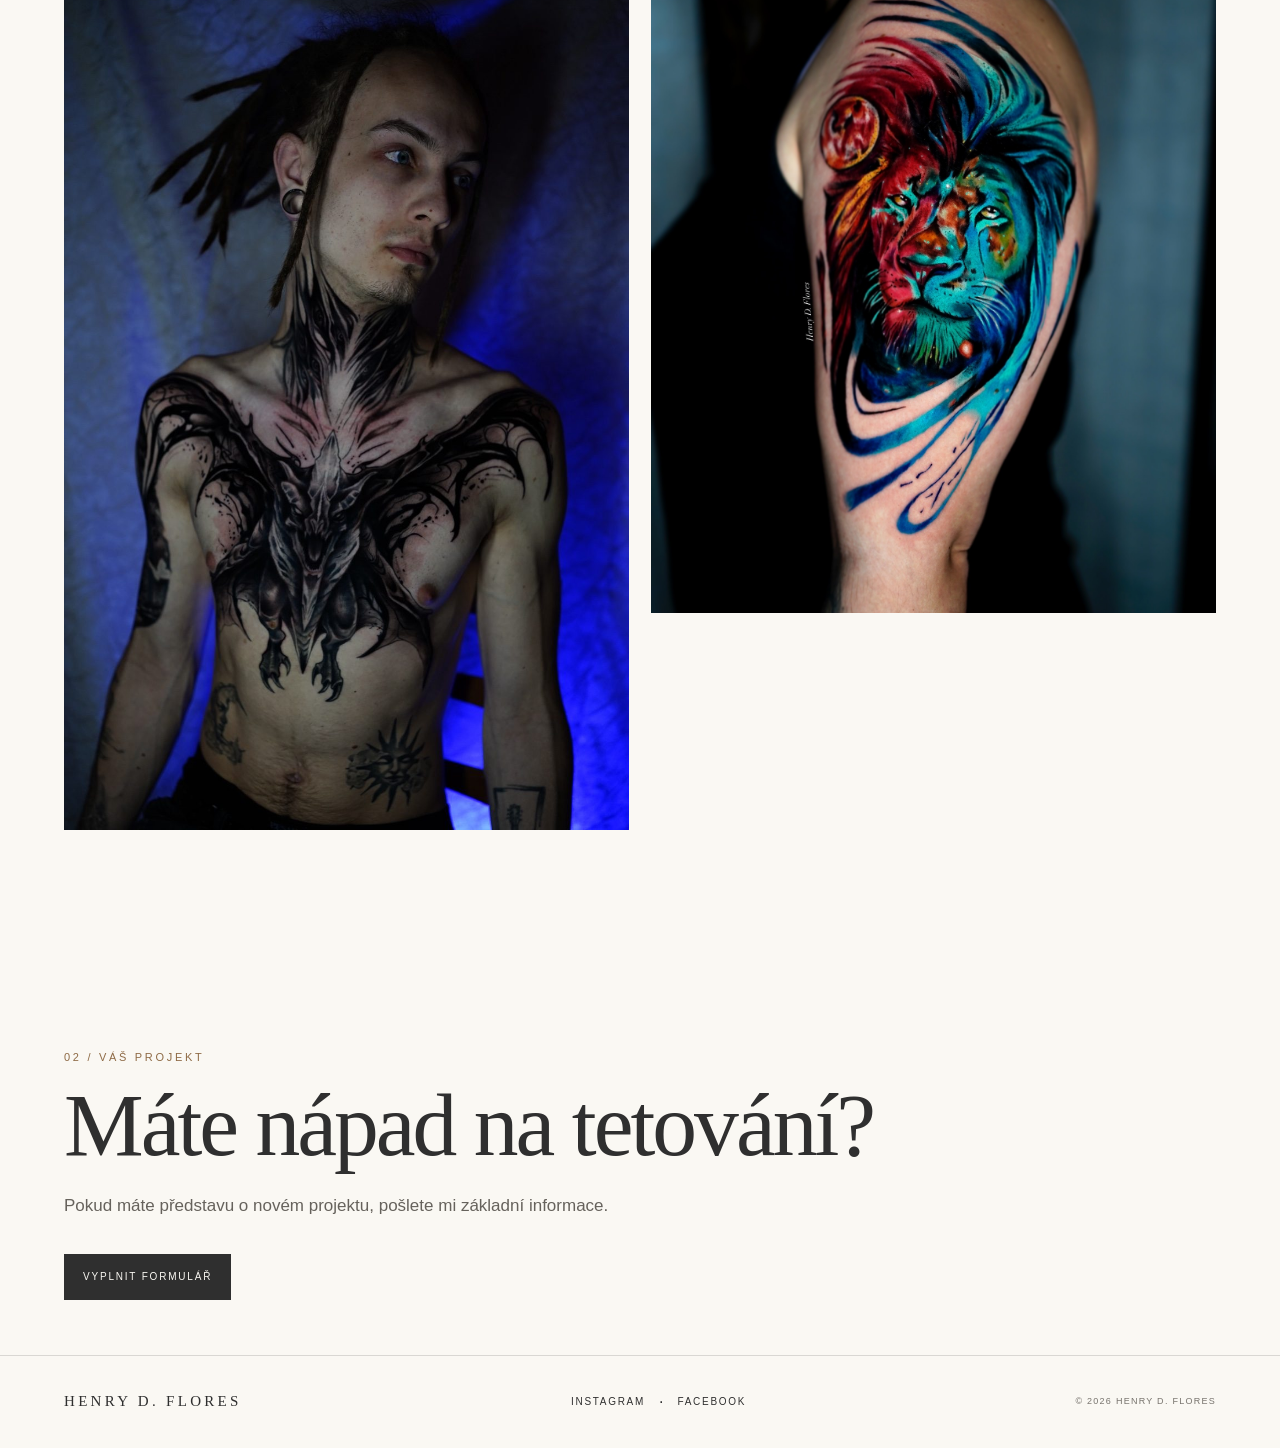
<file: portfolio.html>
<!DOCTYPE html>
<html lang="cs">
<head>
  <meta charset="UTF-8">
  <meta name="viewport" content="width=device-width, initial-scale=1.0">

  <title>Tetování: realismus a barevný realismus | Henry D. Flores</title>

<meta
  name="description"
  content="Prohlédněte si portfolio tetování Henryho D. Florese: realismus, barevný realismus, fantasy a originální projekty z Českých Budějovic a Kirchheim unter Teck."
>

<meta
  name="robots"
  content="index, follow"
>

<link rel="canonical" href="https://henrydflores.com/portfolio.html">

<link rel="stylesheet" href="styles.css">
</head>

<body>

<header class="nav">

  <a class="brand" href="index.html">
    HENRY D. FLORES
  </a>

  <div class="nav-right">

    <nav class="nav-links">

      <a href="index.html" data-i18n="navHome">
        Domů
      </a>

      <a href="portfolio.html" data-i18n="navPortfolio">
        Portfolio
      </a>

      <a href="lixteo.html">
        Lixteo
      </a>

      <a href="artist.html" data-i18n="navArtist">
        Umělec
      </a>

      <a href="project.html" data-i18n="navProject">
        Projekt
      </a>

      <a href="contact.html" data-i18n="navContact">
        Kontakt
      </a>

    </nav>

    <div class="lang-switch">

      <button class="lang-btn" id="lang-cs" onclick="setLanguage('cs')">
        CZ
      </button>

      <button class="lang-btn" id="lang-en" onclick="setLanguage('en')">
        EN
      </button>

      <button class="lang-btn" id="lang-de" onclick="setLanguage('de')">
        DE
      </button>

      <button class="lang-btn" id="lang-es" onclick="setLanguage('es')">
        ES
      </button>

    </div>

  </div>

</header>


<main class="page">

  <section class="page-head">

    <p class="eyebrow" data-i18n="portfolioNumber">
      01 / VYBRANÉ PRÁCE
    </p>

    <h1 data-i18n="portfolioTitle">
      Portfolio
    </h1>

    <p class="lead" data-i18n="portfolioIntro">
      Výběr originálních tetovacích projektů zaměřených na color realism,
      fantasy a rozsáhlé kompozice.
    </p>

  </section>


  <section class="gallery">

    <article class="art">
      <img src="images/IMG_8145.jpeg" alt="Fantasy color realism tattoo by Henry D. Flores" loading="lazy">
    </article>

    <article class="art">
      <img src="images/IMG_8147.jpeg" alt="Color realism tattoo by Henry D. Flores" loading="lazy">
    </article>

    <article class="art">
      <img src="images/IMG_8148.jpeg" alt="Fantasy tattoo by Henry D. Flores" loading="lazy">
    </article>

    <article class="art">
      <img src="images/IMG_8149.jpeg" alt="Realism tattoo by Henry D. Flores" loading="lazy">
    </article>

    <article class="art">
      <img src="images/IMG_8150.jpeg" alt="Color tattoo by Henry D. Flores" loading="lazy">
    </article>

    <article class="art">
      <img src="images/IMG_8152.jpeg" alt="Color realism tattoo by Henry D. Flores" loading="lazy">
    </article>

    <article class="art">
      <img src="images/IMG_8153.jpeg" alt="Fantasy realism tattoo by Henry D. Flores" loading="lazy">
    </article>

    <article class="art">
      <img src="images/IMG_8154.jpeg" alt="Large scale tattoo by Henry D. Flores" loading="lazy">
    </article>

    <article class="art">
      <img src="images/IMG_8155.jpeg" alt="Color realism tattoo by Henry D. Flores" loading="lazy">
    </article>

    <article class="art">
      <img src="images/IMG_8156.jpeg" alt="Animal realism tattoo by Henry D. Flores" loading="lazy">
    </article>

    <article class="art">
      <img src="images/IMG_8157.jpeg" alt="Color animal tattoo by Henry D. Flores" loading="lazy">
    </article>

    <article class="art">
      <img src="images/IMG_8158.jpeg" alt="Fantasy color tattoo by Henry D. Flores" loading="lazy">
    </article>

    <article class="art">
      <img src="images/IMG_8159.jpeg" alt="Realism tattoo by Henry D. Flores" loading="lazy">
    </article>

    <article class="art">
      <img src="images/IMG_8160.jpeg" alt="Custom color tattoo by Henry D. Flores" loading="lazy">
    </article>

    <article class="art">
      <img src="images/IMG_8161.jpeg" alt="Original tattoo artwork by Henry D. Flores" loading="lazy">
    </article>

    <article class="art">
      <img src="images/IMG_8163.jpeg" alt="Tattoo portfolio by Henry D. Flores" loading="lazy">
    </article>

  </section>


  <section class="page-head">

    <p class="eyebrow" data-i18n="ctaNumber">
      02 / VÁŠ PROJEKT
    </p>

    <h1 data-i18n="ctaTitle">
      Máte nápad na tetování?
    </h1>

    <p class="lead" data-i18n="ctaText">
      Pokud máte představu o novém projektu, pošlete mi základní informace.
    </p>

    <div class="actions">

      <a class="btn primary" href="project.html" data-i18n="ctaButton">
        VYPLNIT FORMULÁŘ
      </a>

    </div>

  </section>

</main>




<script>

const translations = {

  cs: {
    navHome:"Domů",
    navPortfolio:"Portfolio",
    navArtist:"Umělec",
    navProject:"Projekt",
    navContact:"Kontakt",
    portfolioNumber:"01 / VYBRANÉ PRÁCE",
    portfolioTitle:"Portfolio",
    portfolioIntro:"Výběr originálních tetovacích projektů zaměřených na color realism, fantasy a rozsáhlé kompozice.",
    ctaNumber:"02 / VÁŠ PROJEKT",
    ctaTitle:"Máte nápad na tetování?",
    ctaText:"Pokud máte představu o novém projektu, pošlete mi základní informace.",
    ctaButton:"VYPLNIT FORMULÁŘ"
  },

  en: {
    navHome:"Home",
    navPortfolio:"Portfolio",
    navArtist:"Artist",
    navProject:"Project",
    navContact:"Contact",
    portfolioNumber:"01 / SELECTED WORK",
    portfolioTitle:"Portfolio",
    portfolioIntro:"A selection of original tattoo projects focused on color realism, fantasy and large-scale compositions.",
    ctaNumber:"02 / YOUR PROJECT",
    ctaTitle:"Have an idea for a tattoo?",
    ctaText:"If you have an idea for a new project, send me the essential information.",
    ctaButton:"FILL OUT THE FORM"
  },

  de: {
    navHome:"Start",
    navPortfolio:"Portfolio",
    navArtist:"Künstler",
    navProject:"Projekt",
    navContact:"Kontakt",
    portfolioNumber:"01 / AUSGEWÄHLTE ARBEITEN",
    portfolioTitle:"Portfolio",
    portfolioIntro:"Eine Auswahl individueller Tattoo-Projekte mit Schwerpunkt auf Color Realism, Fantasy und großformatigen Kompositionen.",
    ctaNumber:"02 / DEIN PROJEKT",
    ctaTitle:"Hast du eine Tattoo-Idee?",
    ctaText:"Wenn du eine Idee für ein neues Projekt hast, schick mir die wichtigsten Informationen.",
    ctaButton:"FORMULAR AUSFÜLLEN"
  },

  es: {
    navHome:"Inicio",
    navPortfolio:"Portafolio",
    navArtist:"Artista",
    navProject:"Proyecto",
    navContact:"Contacto",
    portfolioNumber:"01 / TRABAJOS SELECCIONADOS",
    portfolioTitle:"Portafolio",
    portfolioIntro:"Una selección de proyectos originales de tatuaje centrados en realismo a color, fantasía y composiciones de gran formato.",
    ctaNumber:"02 / TU PROYECTO",
    ctaTitle:"¿Tienes una idea para un tatuaje?",
    ctaText:"Si tienes una idea para un nuevo proyecto, envíame la información esencial.",
    ctaButton:"LLENAR FORMULARIO"
  }

};


function setLanguage(language){

  localStorage.setItem("language", language);
  document.documentElement.lang = language;

  document.querySelectorAll("[data-i18n]").forEach(element => {

    const key = element.dataset.i18n;

    if(translations[language][key]){
      element.textContent = translations[language][key];
    }

  });

  document.querySelectorAll(".lang-btn").forEach(button => {
    button.classList.remove("active");
  });

  const active = document.getElementById("lang-" + language);

  if(active){
    active.classList.add("active");
  }

}


setLanguage(localStorage.getItem("language") || "cs");

</script>
<footer class="site-footer">
  <div class="footer-inner">

    <div class="footer-name">
      HENRY D. FLORES
    </div>

    <div class="footer-social">
      <a
        href="https://www.instagram.com/henry_d._flores/"
        target="_blank"
        rel="noopener noreferrer"
      >
        INSTAGRAM
      </a>

      <span>·</span>

      <a
        href="https://www.facebook.com/pinturaenlapiel"
        target="_blank"
        rel="noopener noreferrer"
      >
        FACEBOOK
      </a>
    </div>

    <div class="footer-copy">
      © 2026 HENRY D. FLORES
    </div>

  </div>
</footer>
</body>
</html>
</file>
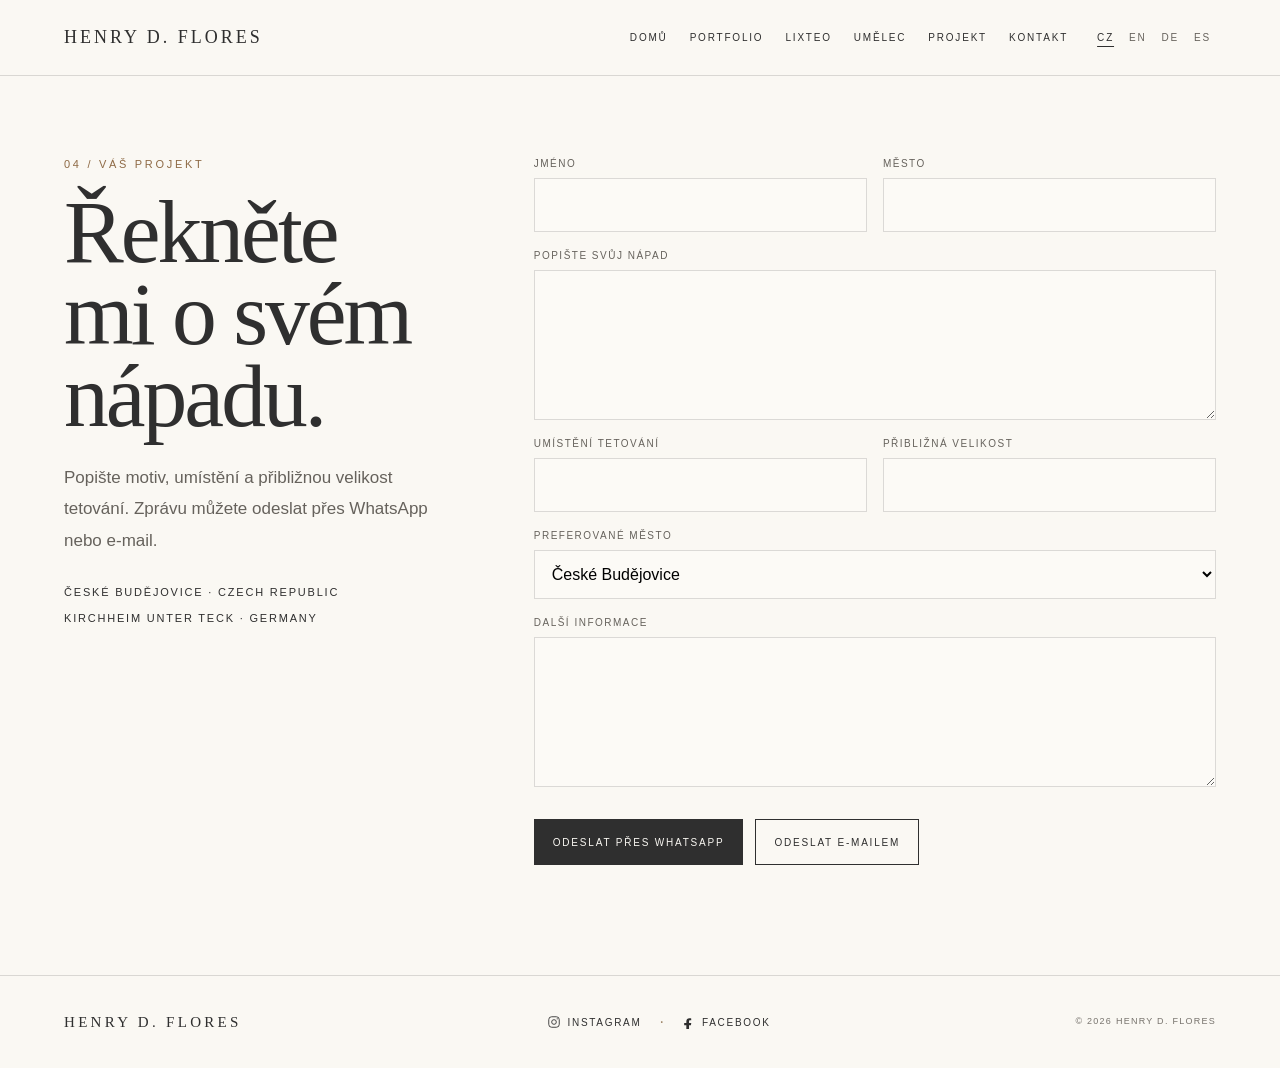
<file: project.html>
<!DOCTYPE html>
<html lang="cs">

<head>
  <meta charset="UTF-8">
  <meta name="viewport" content="width=device-width, initial-scale=1.0">

<title>Pošlete svůj tetovací projekt | Henry D. Flores</title>

<meta
  name="description"
  content="Pošlete Henrymu D. Floresovi svou představu tetování v realismu nebo barevném realismu, umístění a fotografie. České Budějovice a Kirchheim unter Teck."
>

<meta
  name="robots"
  content="index, follow"
>

<link rel="canonical" href="https://henrydflores.com/project.html">

<link rel="stylesheet" href="styles.css">
</head>


<body>


<header class="nav">

  <a class="brand" href="index.html">
    HENRY D. FLORES
  </a>

  <div class="nav-right">

    <nav class="nav-links">

      <a href="index.html" data-i18n="navHome">
        Domů
      </a>

      <a href="portfolio.html" data-i18n="navPortfolio">
        Portfolio
      </a>

      <a href="lixteo.html">
        Lixteo
      </a>

      <a href="artist.html" data-i18n="navArtist">
        Umělec
      </a>

      <a href="project.html" data-i18n="navProject">
        Projekt
      </a>

      <a href="contact.html" data-i18n="navContact">
        Kontakt
      </a>

    </nav>


    <div class="lang-switch">

      <button class="lang-btn" id="lang-cs" onclick="setLanguage('cs')">CZ</button>
      <button class="lang-btn" id="lang-en" onclick="setLanguage('en')">EN</button>
      <button class="lang-btn" id="lang-de" onclick="setLanguage('de')">DE</button>
      <button class="lang-btn" id="lang-es" onclick="setLanguage('es')">ES</button>

    </div>

  </div>

</header>


<main class="page">

  <section class="project">


    <div>

      <p class="eyebrow" data-i18n="projectNumber">
        04 / VÁŠ PROJEKT
      </p>

      <h1 data-i18n="projectTitle">
        Řekněte mi o svém nápadu.
      </h1>

      <p class="lead" data-i18n="projectIntro">
        Popište motiv, umístění a přibližnou velikost tetování.
        Zprávu můžete odeslat přes WhatsApp nebo e-mail.
      </p>


      <div class="locations">

        <span>
          České Budějovice · Czech Republic
        </span>

        <span>
          Kirchheim unter Teck · Germany
        </span>

      </div>

    </div>


    <form id="projectForm" onsubmit="return false;">

      <div class="form">


        <div class="field">

          <label for="name" data-i18n="nameLabel">
            Jméno
          </label>

          <input id="name" type="text" required>

        </div>


        <div class="field">

          <label for="city" data-i18n="cityLabel">
            Město
          </label>

          <input id="city" type="text">

        </div>


        <div class="field full">

          <label for="idea" data-i18n="ideaLabel">
            Popište svůj nápad
          </label>

          <textarea id="idea" required></textarea>

        </div>


        <div class="field">

          <label for="bodyArea" data-i18n="bodyAreaLabel">
            Umístění tetování
          </label>

          <input id="bodyArea" type="text">

        </div>


        <div class="field">

          <label for="size" data-i18n="sizeLabel">
            Přibližná velikost
          </label>

          <input id="size" type="text">

        </div>


        <div class="field full">

          <label for="location" data-i18n="locationLabel">
            Preferované město
          </label>

          <select id="location">

            <option value="České Budějovice">
              České Budějovice
            </option>

            <option value="Kirchheim unter Teck">
              Kirchheim unter Teck
            </option>

          </select>

        </div>


        <div class="field full">

          <label for="message" data-i18n="messageLabel">
            Další informace
          </label>

          <textarea id="message"></textarea>

        </div>

      </div>


      <div class="actions">

        <button
          type="button"
          class="btn primary"
          onclick="sendWhatsApp()"
          data-i18n="whatsappButton"
        >
          ODESLAT PŘES WHATSAPP
        </button>

        <button
          type="button"
          class="btn"
          onclick="sendEmail()"
          data-i18n="emailButton"
        >
          ODESLAT E-MAILEM
        </button>

      </div>

    </form>

  </section>

</main>


<footer class="site-footer">

  <div class="footer-inner">

    <div class="footer-name">
      HENRY D. FLORES
    </div>


    <div class="footer-social">

      <a
        href="https://www.instagram.com/henry_d._flores/"
        target="_blank"
        rel="noopener noreferrer"
        aria-label="Instagram"
      >

        <svg
          class="social-icon"
          viewBox="0 0 24 24"
          aria-hidden="true"
        >
          <rect
            x="3"
            y="3"
            width="18"
            height="18"
            rx="5"
            ry="5"
          ></rect>

          <circle
            cx="12"
            cy="12"
            r="4"
          ></circle>

          <circle
            cx="17.5"
            cy="6.5"
            r="1"
            class="social-dot"
          ></circle>
        </svg>

        <span>INSTAGRAM</span>

      </a>


      <span class="social-separator">·</span>


      <a
        href="https://www.facebook.com/pinturaenlapiel"
        target="_blank"
        rel="noopener noreferrer"
        aria-label="Facebook"
      >

        <svg
          class="social-icon facebook-icon"
          viewBox="0 0 24 24"
          aria-hidden="true"
        >
          <path
            d="M14 8h3V4.5c-.5-.1-1.8-.2-3.4-.2-3.3 0-5.6 2-5.6 5.8V13H4v4h4v7h5v-7h3.5l.6-4H13v-2.5C13 9.3 13.4 8 14 8z"
          ></path>
        </svg>

        <span>FACEBOOK</span>

      </a>

    </div>


    <div class="footer-copy">
      © 2026 HENRY D. FLORES
    </div>

  </div>

</footer>


<script>

const translations = {

  cs: {

    navHome:"Domů",
    navPortfolio:"Portfolio",
    navArtist:"Umělec",
    navProject:"Projekt",
    navContact:"Kontakt",

    projectNumber:"04 / VÁŠ PROJEKT",
    projectTitle:"Řekněte mi o svém nápadu.",
    projectIntro:"Popište motiv, umístění a přibližnou velikost tetování. Zprávu můžete odeslat přes WhatsApp nebo e-mail.",

    nameLabel:"Jméno",
    cityLabel:"Město",
    ideaLabel:"Popište svůj nápad",
    bodyAreaLabel:"Umístění tetování",
    sizeLabel:"Přibližná velikost",
    locationLabel:"Preferované město",
    messageLabel:"Další informace",

    whatsappButton:"ODESLAT PŘES WHATSAPP",
    emailButton:"ODESLAT E-MAILEM",

    messageTitle:"Nový dotaz na tetování",
    fieldName:"Jméno",
    fieldCity:"Město",
    fieldIdea:"Nápad",
    fieldArea:"Umístění",
    fieldSize:"Velikost",
    fieldLocation:"Preferované město",
    fieldMessage:"Další informace"

  },


  en: {

    navHome:"Home",
    navPortfolio:"Portfolio",
    navArtist:"Artist",
    navProject:"Project",
    navContact:"Contact",

    projectNumber:"04 / YOUR PROJECT",
    projectTitle:"Tell me about your idea.",
    projectIntro:"Describe the subject, placement and approximate size of your tattoo. You can send the message by WhatsApp or email.",

    nameLabel:"Name",
    cityLabel:"City",
    ideaLabel:"Describe your idea",
    bodyAreaLabel:"Tattoo placement",
    sizeLabel:"Approximate size",
    locationLabel:"Preferred city",
    messageLabel:"Additional information",

    whatsappButton:"SEND BY WHATSAPP",
    emailButton:"SEND BY EMAIL",

    messageTitle:"New tattoo inquiry",
    fieldName:"Name",
    fieldCity:"City",
    fieldIdea:"Idea",
    fieldArea:"Placement",
    fieldSize:"Size",
    fieldLocation:"Preferred city",
    fieldMessage:"Additional information"

  },


  de: {

    navHome:"Start",
    navPortfolio:"Portfolio",
    navArtist:"Künstler",
    navProject:"Projekt",
    navContact:"Kontakt",

    projectNumber:"04 / DEIN PROJEKT",
    projectTitle:"Erzähl mir von deiner Idee.",
    projectIntro:"Beschreibe Motiv, Körperstelle und ungefähre Größe deines Tattoos. Du kannst die Nachricht per WhatsApp oder E-Mail senden.",

    nameLabel:"Name",
    cityLabel:"Stadt",
    ideaLabel:"Beschreibe deine Idee",
    bodyAreaLabel:"Körperstelle",
    sizeLabel:"Ungefähre Größe",
    locationLabel:"Bevorzugte Stadt",
    messageLabel:"Weitere Informationen",

    whatsappButton:"ÜBER WHATSAPP SENDEN",
    emailButton:"PER E-MAIL SENDEN",

    messageTitle:"Neue Tattoo-Anfrage",
    fieldName:"Name",
    fieldCity:"Stadt",
    fieldIdea:"Idee",
    fieldArea:"Körperstelle",
    fieldSize:"Größe",
    fieldLocation:"Bevorzugte Stadt",
    fieldMessage:"Weitere Informationen"

  },


  es: {

    navHome:"Inicio",
    navPortfolio:"Portafolio",
    navArtist:"Artista",
    navProject:"Proyecto",
    navContact:"Contacto",

    projectNumber:"04 / TU PROYECTO",
    projectTitle:"Cuéntame tu idea.",
    projectIntro:"Describe el motivo, la zona y el tamaño aproximado del tatuaje. Puedes enviar el mensaje por WhatsApp o email.",

    nameLabel:"Nombre",
    cityLabel:"Ciudad",
    ideaLabel:"Describe tu idea",
    bodyAreaLabel:"Zona del tatuaje",
    sizeLabel:"Tamaño aproximado",
    locationLabel:"Ciudad preferida",
    messageLabel:"Información adicional",

    whatsappButton:"ENVIAR POR WHATSAPP",
    emailButton:"ENVIAR POR EMAIL",

    messageTitle:"Nueva consulta de tatuaje",
    fieldName:"Nombre",
    fieldCity:"Ciudad",
    fieldIdea:"Idea",
    fieldArea:"Zona",
    fieldSize:"Tamaño",
    fieldLocation:"Ciudad preferida",
    fieldMessage:"Información adicional"

  }

};


function setLanguage(language){

  localStorage.setItem("language", language);
  document.documentElement.lang = language;

  document.querySelectorAll("[data-i18n]").forEach(element => {

    const key = element.dataset.i18n;

    if(translations[language][key]){
      element.textContent = translations[language][key];
    }

  });

  document.querySelectorAll(".lang-btn").forEach(button => {
    button.classList.remove("active");
  });

  const active = document.getElementById("lang-" + language);

  if(active){
    active.classList.add("active");
  }

}


function getValue(id){

  const element = document.getElementById(id);

  return element ? element.value.trim() : "";

}


function buildMessage(){

  const language = localStorage.getItem("language") || "cs";
  const t = translations[language];

  return (
    t.messageTitle + "\n\n" +

    t.fieldName + ": " +
    getValue("name") + "\n" +

    t.fieldCity + ": " +
    getValue("city") + "\n\n" +

    t.fieldIdea + ":\n" +
    getValue("idea") + "\n\n" +

    t.fieldArea + ": " +
    getValue("bodyArea") + "\n" +

    t.fieldSize + ": " +
    getValue("size") + "\n" +

    t.fieldLocation + ": " +
    getValue("location") + "\n\n" +

    t.fieldMessage + ":\n" +
    getValue("message")
  );

}


function validateForm(){

  const name = document.getElementById("name");
  const idea = document.getElementById("idea");

  if(!name.value.trim()){
    name.focus();
    return false;
  }

  if(!idea.value.trim()){
    idea.focus();
    return false;
  }

  return true;

}


function sendWhatsApp(){

  if(!validateForm()){
    return;
  }

  const url =
    "https://wa.me/420720508936?text=" +
    encodeURIComponent(buildMessage());

  window.open(url, "_blank");

}


function sendEmail(){

  if(!validateForm()){
    return;
  }

  const language =
    localStorage.getItem("language") || "cs";

  const subject =
    translations[language].messageTitle;

  window.location.href =
    "mailto:tattooink.henry@gmail.com?subject=" +
    encodeURIComponent(subject) +
    "&body=" +
    encodeURIComponent(buildMessage());

}


setLanguage(localStorage.getItem("language") || "cs");

</script>


</body>
</html>
</file>
<file: styles.css>
:root{
  --ivory:#FAF8F3;
  --graphite:#2F2F2F;
  --bronze:#8E6A45;
  --sand:#EFE7DB;
  --muted:#66625C;
  --line:rgba(47,47,47,.16);
  --max:1440px;
}

*{
  box-sizing:border-box;
  margin:0;
  padding:0;
}

html{
  scroll-behavior:smooth;
}

body{
  background:var(--ivory);
  color:var(--graphite);
  font-family:Arial,Helvetica,sans-serif;
  line-height:1.5;
}

a{
  color:inherit;
  text-decoration:none;
}

img{
  max-width:100%;
  display:block;
}

button,
input,
textarea,
select{
  font:inherit;
}

.page{
  max-width:var(--max);
  margin:auto;
}


/* ========================================
   NAVIGATION
======================================== */

.nav{
  padding:24px 5vw;
  display:flex;
  justify-content:space-between;
  align-items:center;
  gap:24px;
  border-bottom:1px solid var(--line);
}

.brand{
  font-family:Georgia,"Times New Roman",serif;
  font-size:18px;
  letter-spacing:3px;
  text-transform:uppercase;
  white-space:nowrap;
}

.nav-right{
  display:flex;
  align-items:center;
  gap:24px;
}

.nav-links{
  display:flex;
  gap:22px;
}

.nav-links a,
.lang-btn{
  font-size:10px;
  letter-spacing:1.8px;
  text-transform:uppercase;
}

.lang-switch{
  display:flex;
  gap:5px;
}

.lang-btn{
  border:0;
  background:transparent;
  color:var(--muted);
  padding:5px;
  cursor:pointer;
}

.lang-btn.active{
  color:var(--graphite);
  text-decoration:underline;
  text-underline-offset:5px;
}


/* ========================================
   TYPOGRAPHY
======================================== */

.eyebrow{
  font-size:11px;
  letter-spacing:2.7px;
  text-transform:uppercase;
  color:var(--bronze);
  margin-bottom:18px;
}

h1,
h2,
h3{
  font-family:Georgia,"Times New Roman",serif;
  font-weight:400;
}

h1{
  font-size:clamp(54px,7vw,104px);
  line-height:.92;
  letter-spacing:-3px;
}

.lead{
  font-size:17px;
  line-height:1.85;
  color:var(--muted);
  max-width:720px;
  margin-top:24px;
}


/* ========================================
   BUTTONS
======================================== */

.btn{
  display:inline-flex;
  align-items:center;
  justify-content:center;
  min-height:46px;
  padding:0 18px;
  border:1px solid var(--graphite);
  background:transparent;
  color:var(--graphite);
  font-size:10px;
  letter-spacing:1.8px;
  text-transform:uppercase;
  cursor:pointer;
}

.btn.primary{
  background:var(--graphite);
  color:var(--ivory);
}

.actions{
  display:flex;
  gap:12px;
  flex-wrap:wrap;
  margin-top:32px;
}


/* ========================================
   LEGACY HOME
======================================== */

.hero{
  min-height:calc(100vh - 84px);
  padding:70px 5vw;
  display:grid;
  grid-template-columns:.8fr 1.2fr;
  gap:5vw;
  align-items:center;
}

.hero-image{
  height:72vh;
  min-height:520px;
  overflow:hidden;
  background:var(--sand);
}

.hero-image img{
  width:100%;
  height:100%;
  object-fit:cover;
  object-position:center 42%;
}

.cards{
  padding:90px 5vw;
  border-top:1px solid var(--line);
  display:grid;
  grid-template-columns:repeat(3,1fr);
  gap:22px;
}

.card{
  border:1px solid var(--line);
  padding:30px;
  min-height:240px;
  display:flex;
  flex-direction:column;
  justify-content:space-between;
}

.card p{
  color:var(--muted);
  line-height:1.75;
  margin-top:15px;
}


/* ========================================
   INTERNAL PAGES
======================================== */

.page-head{
  padding:90px 5vw 55px;
}


/* ========================================
   PORTFOLIO
======================================== */

.gallery{
  padding:0 5vw 100px;
  column-count:2;
  column-gap:22px;
}

.art{
  display:inline-block;
  width:100%;
  margin-bottom:22px;
  break-inside:avoid;
}


/* ========================================
   ARTIST / BOOK / PROJECT / CONTACT
======================================== */

.artist,
.book,
.project,
.contact{
  padding:80px 5vw 110px;
  display:grid;
  grid-template-columns:.9fr 1.1fr;
  gap:8vw;
  align-items:start;
}

.artist-photo{
  min-height:650px;
  overflow:hidden;
  background:var(--sand);
}

.artist-photo img{
  width:100%;
  height:100%;
  min-height:650px;
  object-fit:cover;
}

.locations{
  margin-top:28px;
  display:flex;
  flex-direction:column;
  gap:9px;
  font-size:11px;
  letter-spacing:1.8px;
  text-transform:uppercase;
}

.bio{
  margin-top:34px;
  border-top:1px solid var(--line);
  padding-top:28px;
}

.bio[hidden]{
  display:none;
}

.bio p{
  color:var(--muted);
  font-size:16px;
  line-height:1.9;
  margin-bottom:20px;
}


/* ========================================
   LIXTEO
======================================== */

.cover{
  min-height:620px;
  background:var(--sand);
  display:flex;
  align-items:center;
  justify-content:center;
  text-align:center;
  padding:40px;
}

.cover strong{
  font-family:Georgia,"Times New Roman",serif;
  font-size:clamp(52px,7vw,88px);
  font-weight:400;
}

.cover span{
  display:block;
  margin-top:18px;
  color:var(--bronze);
  font-size:11px;
  letter-spacing:2.4px;
  text-transform:uppercase;
}


/* ========================================
   PROJECT FORM
======================================== */

.project{
  grid-template-columns:.7fr 1.3fr;
}

.form{
  display:grid;
  grid-template-columns:1fr 1fr;
  gap:16px;
}

.field{
  display:flex;
  flex-direction:column;
  gap:7px;
}

.field.full{
  grid-column:1/-1;
}

label{
  font-size:10px;
  letter-spacing:1.5px;
  text-transform:uppercase;
  color:var(--muted);
}

input,
textarea,
select{
  width:100%;
  border:1px solid var(--line);
  background:rgba(255,255,255,.25);
  padding:14px 13px;
  outline:none;
  border-radius:0;
}

textarea{
  min-height:150px;
}


/* ========================================
   CONTACT
======================================== */

.contact-card{
  border:1px solid var(--line);
  padding:32px;
}

.contact-card + .contact-card{
  margin-top:18px;
}


/* ========================================
   MULTIPAGE HEADER FIX
======================================== */

.site-header{
  width:100%;
  padding:24px 5vw;
  display:flex;
  justify-content:space-between;
  align-items:center;
  gap:28px;
  border-bottom:1px solid var(--line);
}

.site-header > .nav{
  width:auto;
  padding:0;
  position:static;
  display:flex;
  justify-content:flex-end;
  align-items:center;
  gap:28px;
}

.site-header > .nav > a{
  font-size:10px;
  letter-spacing:1.8px;
  text-transform:uppercase;
}


/* ========================================
   PORTFOLIO PAGE — ALTERNATIVE CLASSES
======================================== */

.page-hero{
  max-width:1440px;
  margin:0 auto;
  padding:80px 5vw 55px;
}

.page-hero h1{
  font-family:Georgia,"Times New Roman",serif;
  font-size:clamp(54px,6vw,88px);
  line-height:1;
  font-weight:400;
  letter-spacing:-2px;
  margin-top:10px;
}

.page-hero p{
  max-width:600px;
  margin-top:22px;
  font-size:15px;
  line-height:1.8;
  color:var(--muted);
}

.portfolio-gallery{
  max-width:1440px;
  margin:0 auto;
  padding:0 5vw 100px;
  column-count:2;
  column-gap:22px;
}

.portfolio-item{
  display:inline-block;
  width:100%;
  margin:0 0 22px;
  break-inside:avoid;
  overflow:hidden;
}

.portfolio-item img{
  display:block;
  width:100%;
  height:auto;
}

.portfolio-cta{
  max-width:1440px;
  margin:0 auto;
  padding:100px 5vw;
  border-top:1px solid var(--line);
}

.portfolio-cta h2{
  margin-top:12px;
  max-width:850px;
  font-family:Georgia,"Times New Roman",serif;
  font-size:clamp(42px,5vw,72px);
  font-weight:400;
  line-height:1.05;
}

.portfolio-cta p{
  max-width:600px;
  margin:25px 0 30px;
  color:var(--muted);
  font-size:16px;
  line-height:1.8;
}


/* ========================================
   FOOTER — ÚNICA VERSIÓN
======================================== */

.site-footer{
  width:100%;
  padding:34px 5vw;
  border-top:1px solid var(--line);
  background:var(--ivory);
}

.footer-inner{
  width:100%;
  max-width:1400px;
  margin:0 auto;
  display:flex;
  justify-content:space-between;
  align-items:center;
  gap:30px;
}

.footer-name{
  font-family:Georgia,"Times New Roman",serif;
  font-size:15px;
  letter-spacing:.22em;
  color:var(--graphite);
  white-space:nowrap;
}

.footer-social{
  display:flex;
  align-items:center;
  justify-content:center;
  gap:14px;
}

.footer-social a{
  display:inline-flex;
  align-items:center;
  gap:7px;
  color:var(--graphite);
  text-decoration:none;
  font-size:10px;
  letter-spacing:.17em;
  transition:opacity .2s ease;
}

.footer-social a:hover{
  opacity:.55;
}

.social-separator{
  color:#A28A6D;
  margin:0 4px;
}

.social-icon{
  width:14px;
  height:14px;
  fill:none;
  stroke:currentColor;
  stroke-width:1.5;
  flex:0 0 auto;
}

.social-icon .social-dot{
  fill:currentColor;
  stroke:none;
}

.facebook-icon{
  width:13px;
  height:13px;
  fill:currentColor;
  stroke:none;
}

.footer-copy{
  font-size:9px;
  letter-spacing:.14em;
  color:#77736D;
  white-space:nowrap;
}


/* ========================================
   TABLET
======================================== */

@media(max-width:900px){

  .nav{
    align-items:flex-start;
  }

  .nav-right{
    flex-direction:column;
    align-items:flex-end;
  }

  .hero,
  .artist,
  .book,
  .project,
  .contact{
    grid-template-columns:1fr;
  }

  .cards{
    grid-template-columns:1fr;
  }

  .site-header{
    align-items:flex-start;
  }

  .site-header > .nav{
    flex-wrap:wrap;
  }

}


/* ========================================
   MOBILE
======================================== */

@media(max-width:700px){

  /*
    Encabezado móvil:
    primera fila = nombre e idiomas
    segunda fila = navegación desplazable
  */

  header.nav{
    height:auto;
    min-height:0;
    padding:18px 20px 12px;
    display:grid;
    grid-template-columns:minmax(0,1fr) auto;
    grid-template-areas:
      "brand languages"
      "links links";
    align-items:center;
    gap:12px 18px;
  }

  header.nav > .brand{
    grid-area:brand;
    min-width:0;
    font-size:15px;
    white-space:nowrap;
  }

  header.nav > .nav-right{
    display:contents;
  }

  header.nav .lang-switch{
    grid-area:languages;
    display:flex;
    justify-self:end;
    justify-content:flex-end;
    gap:5px;
  }

  header.nav .nav-links{
    grid-area:links;
    display:flex;
    width:100%;
    gap:20px;
    padding:10px 0 3px;
    overflow-x:auto;
    white-space:nowrap;
    border-top:1px solid var(--line);
    scrollbar-width:none;
    -webkit-overflow-scrolling:touch;
  }

  header.nav .nav-links::-webkit-scrollbar{
    display:none;
  }

  header.nav .nav-links a{
    display:block;
    flex:0 0 auto;
    font-size:9px;
    letter-spacing:1.4px;
    text-transform:uppercase;
  }

  .hero,
  .page-head,
  .gallery,
  .artist,
  .book,
  .project,
  .contact,
  .cards{
    padding-left:22px;
    padding-right:22px;
  }

  .gallery{
    column-count:1;
  }

  .form{
    grid-template-columns:1fr;
  }

  .field.full{
    grid-column:auto;
  }

  .artist-photo,
  .artist-photo img{
    min-height:500px;
  }


  /* PORTFOLIO */

  .site-header{
    padding:20px 22px;
  }

  .site-header > .nav{
    gap:12px;
  }

  .site-header > .nav > a{
    font-size:9px;
  }

  .page-hero{
    padding:65px 22px 40px;
  }

  .portfolio-gallery{
    padding-left:22px;
    padding-right:22px;
    column-count:1;
  }

  .portfolio-cta{
    padding:75px 22px;
  }


  /* HOME */

  .home-hero{
    display:flex;
    flex-direction:column;
    gap:0;
    min-height:auto;
    padding:42px 20px;
  }

  .hero-left{
    display:contents;
  }

  .home-copy{
    order:1;
    width:100%;
    max-width:none;
  }

  .home-image{
    order:2;
    width:100%;
    height:auto;
    min-height:0;
    margin-top:30px;
    overflow:hidden;
  }

  .home-image img{
    display:block;
    width:100%;
    height:auto;
    object-fit:contain;
  }

  .hero-actions{
    order:3;
    width:100%;
    margin-top:18px;
    display:grid;
    grid-template-columns:1fr;
    gap:10px;
  }

  .home-copy .eyebrow{
    margin-bottom:18px;
    font-size:10px;
    letter-spacing:2.1px;
  }

  .home-title{
    font-size:clamp(56px,16.5vw,76px);
    line-height:.88;
    letter-spacing:-2px;
  }

  .home-subtitle{
    max-width:none;
    margin-top:24px;
    font-size:15px;
    line-height:1.65;
  }

  .home-tags{
    display:flex;
    flex-wrap:wrap;
    margin-top:25px;
    gap:14px 23px;
  }

  .home-tags span{
    font-size:9px;
    letter-spacing:1.5px;
    padding-bottom:5px;
  }

  .hero-actions .btn{
    width:100%;
    min-height:54px;
    padding:16px;
    display:flex;
    align-items:center;
    justify-content:center;
    text-align:center;
    font-size:9px;
    letter-spacing:1.4px;
  }


  /* FOOTER */

  .site-footer{
    padding:30px 22px;
  }

  .footer-inner{
    flex-direction:column;
    justify-content:center;
    align-items:center;
    text-align:center;
    gap:18px;
  }

  .footer-name{
    font-size:13px;
  }

  .footer-social{
    gap:12px;
  }

  .footer-social a{
    font-size:10px;
    gap:6px;
  }

  .social-icon{
    width:13px;
    height:13px;
  }

  .facebook-icon{
    width:12px;
    height:12px;
  }

  .footer-copy{
    font-size:8px;
  }

}
</file>
